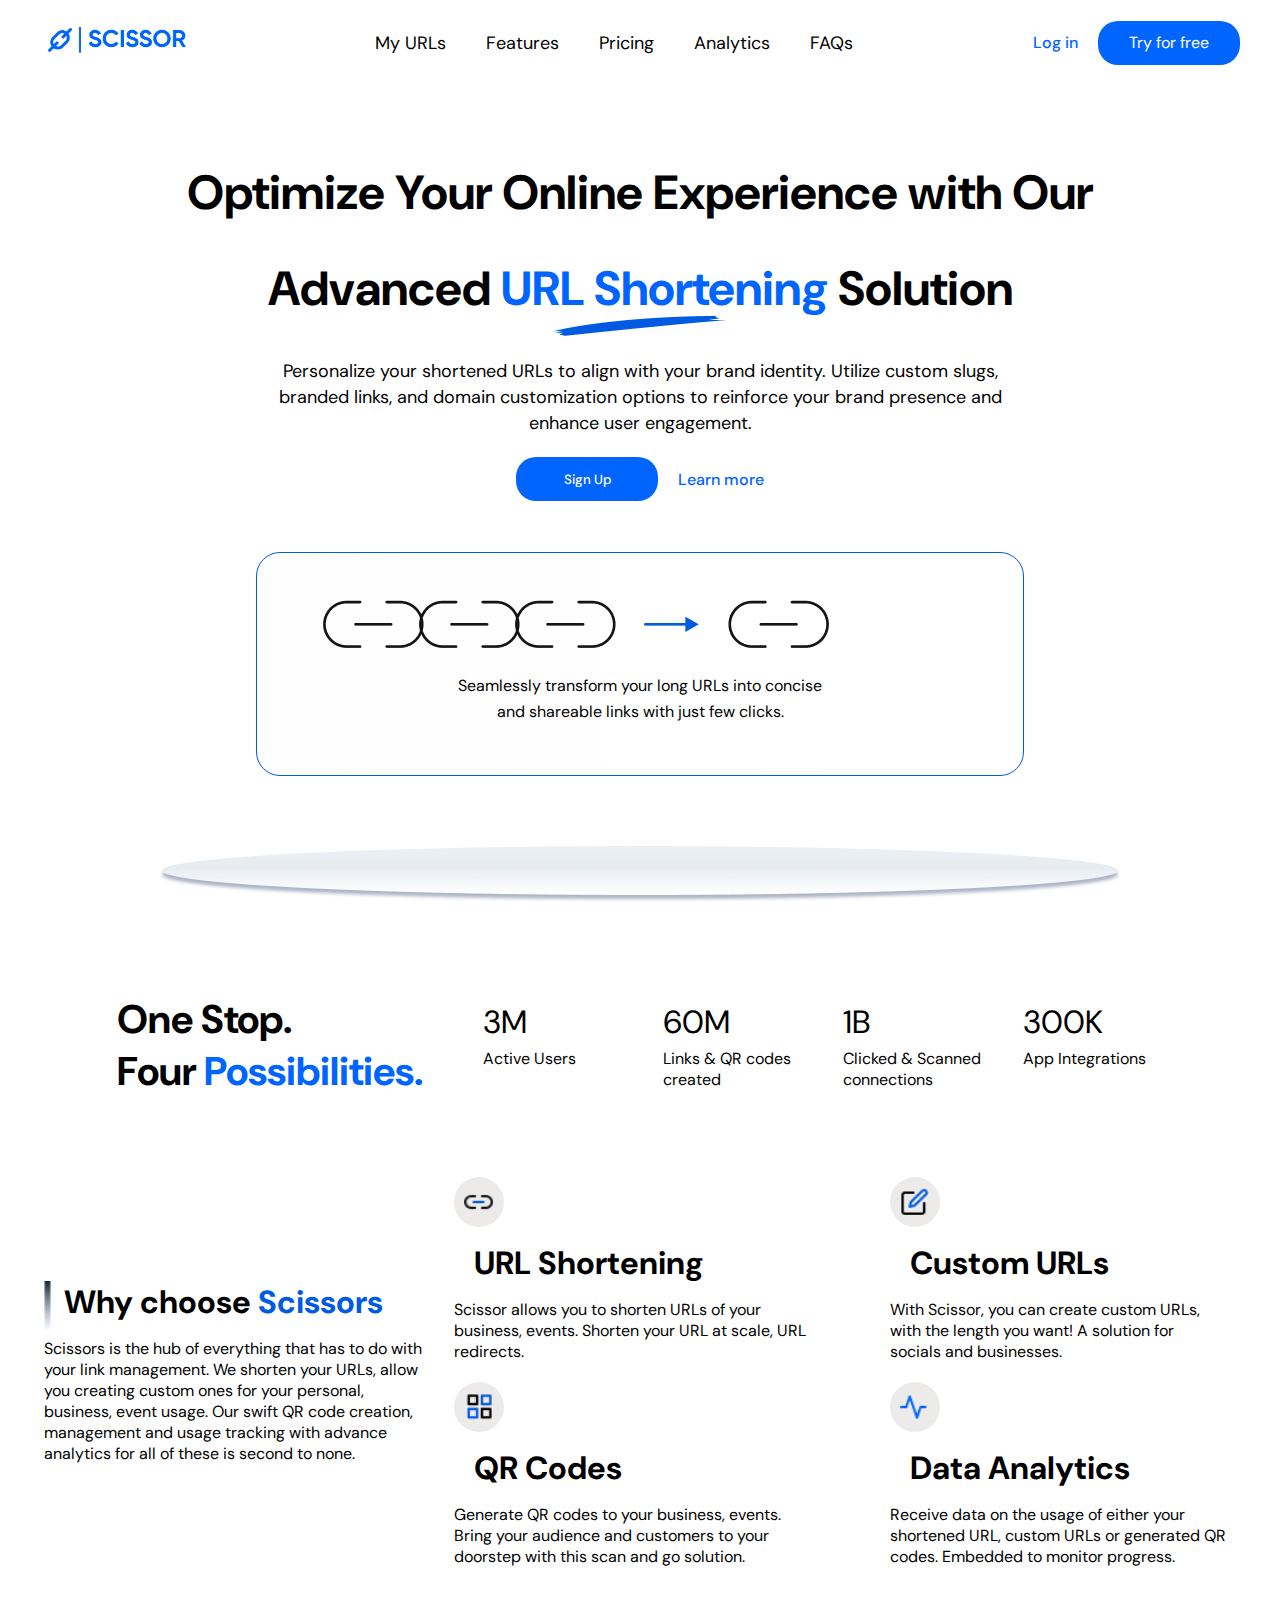
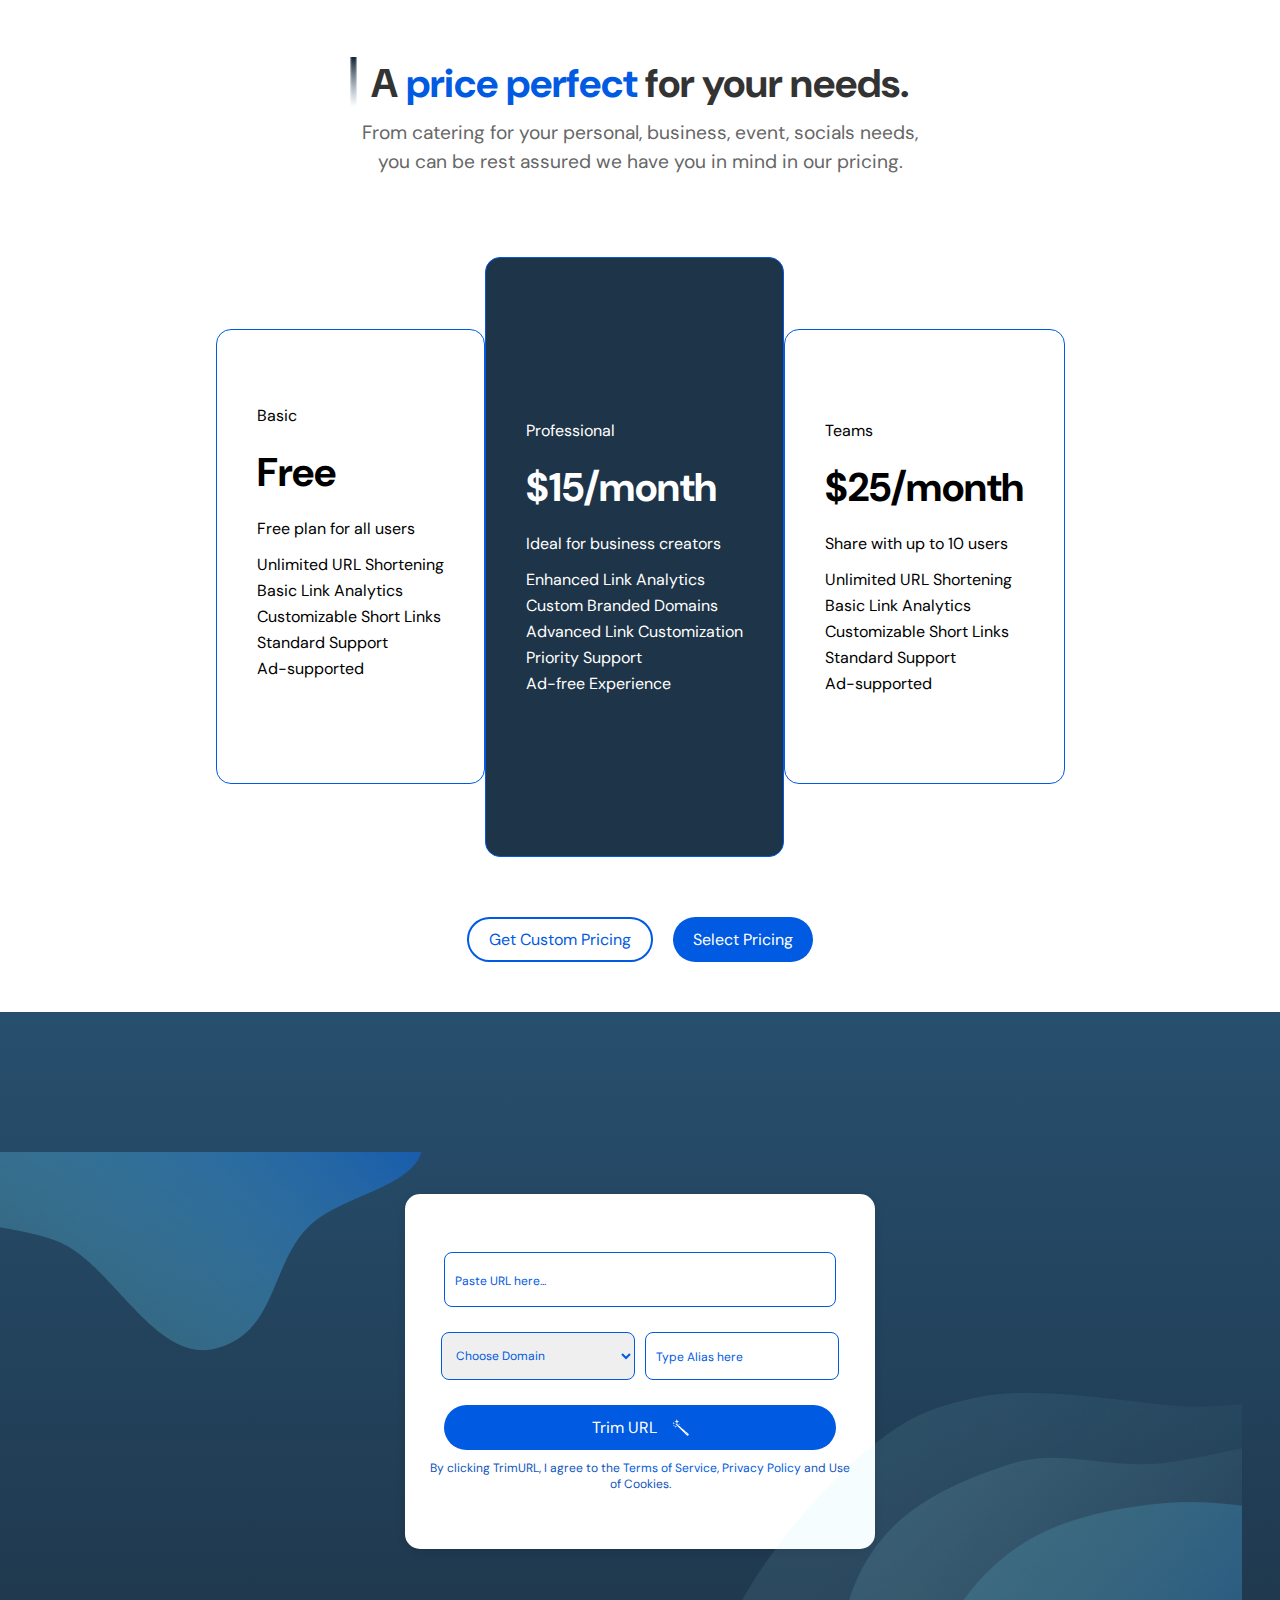
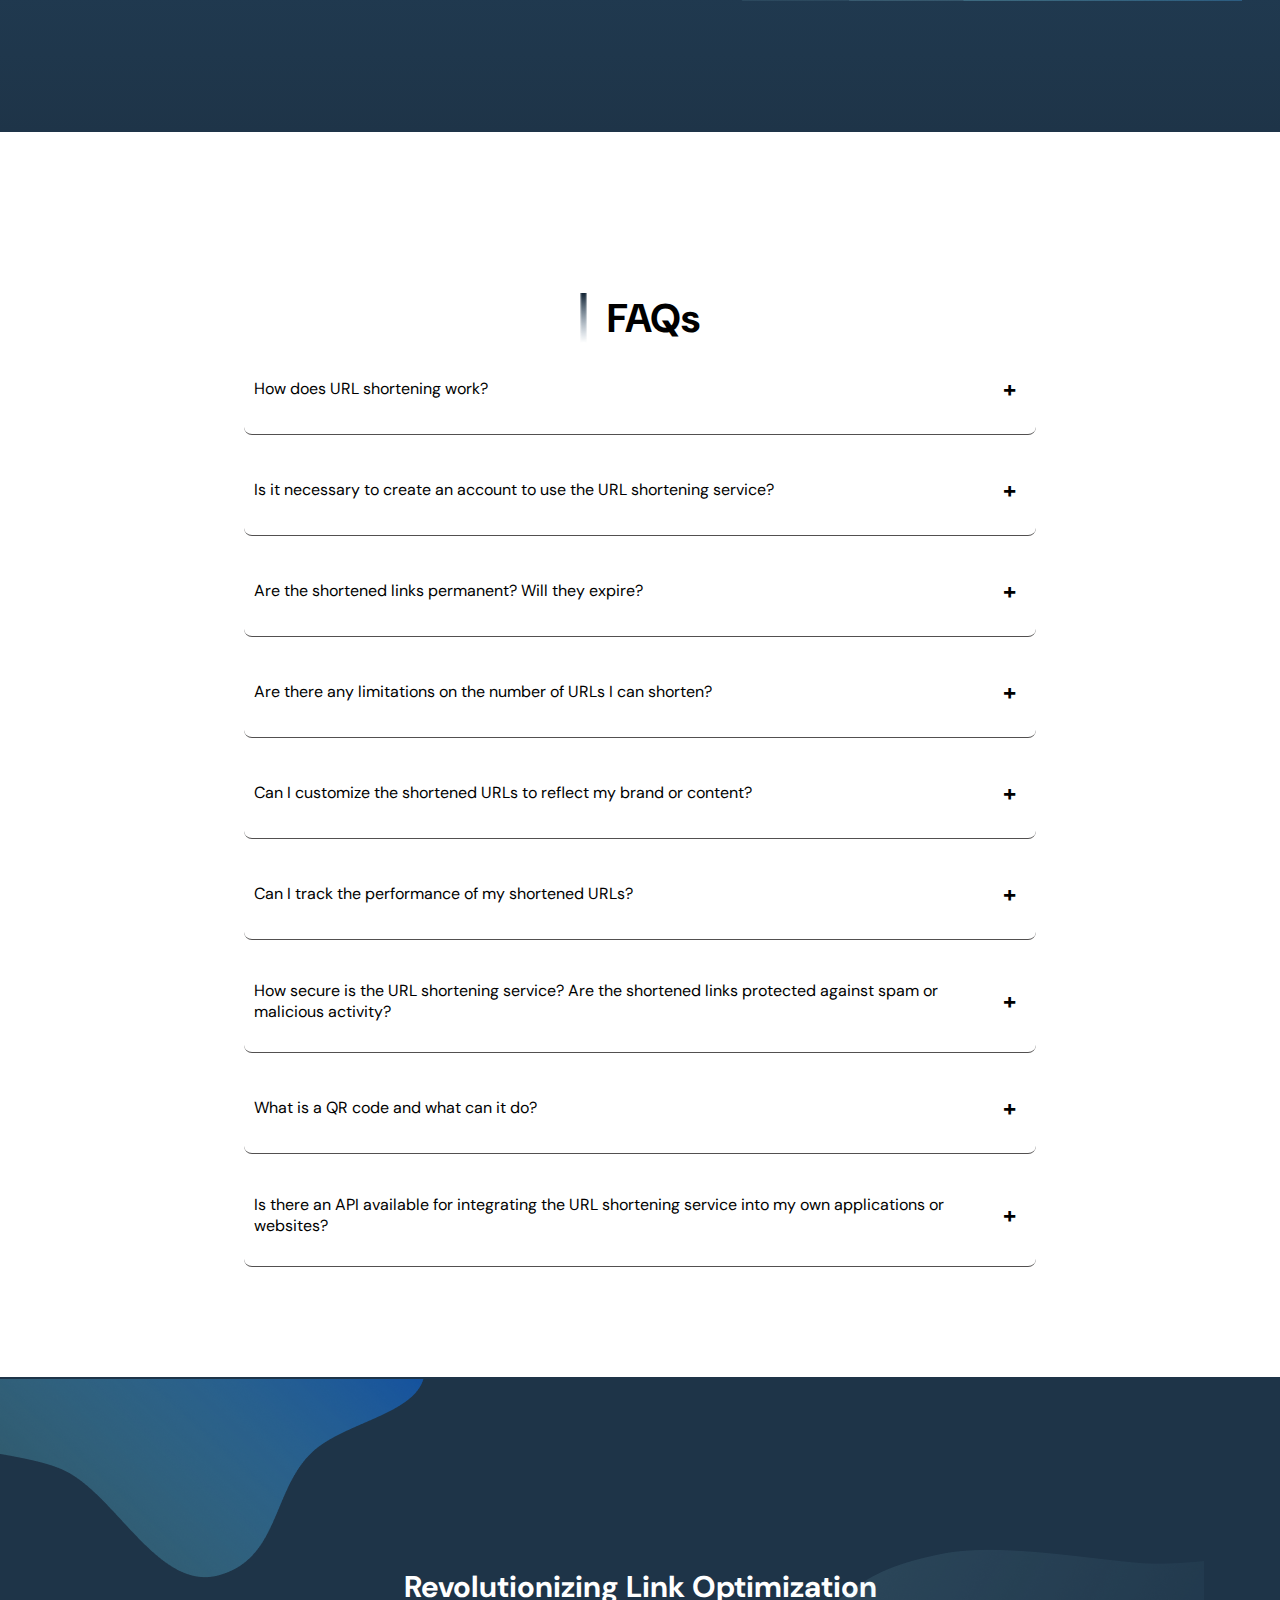
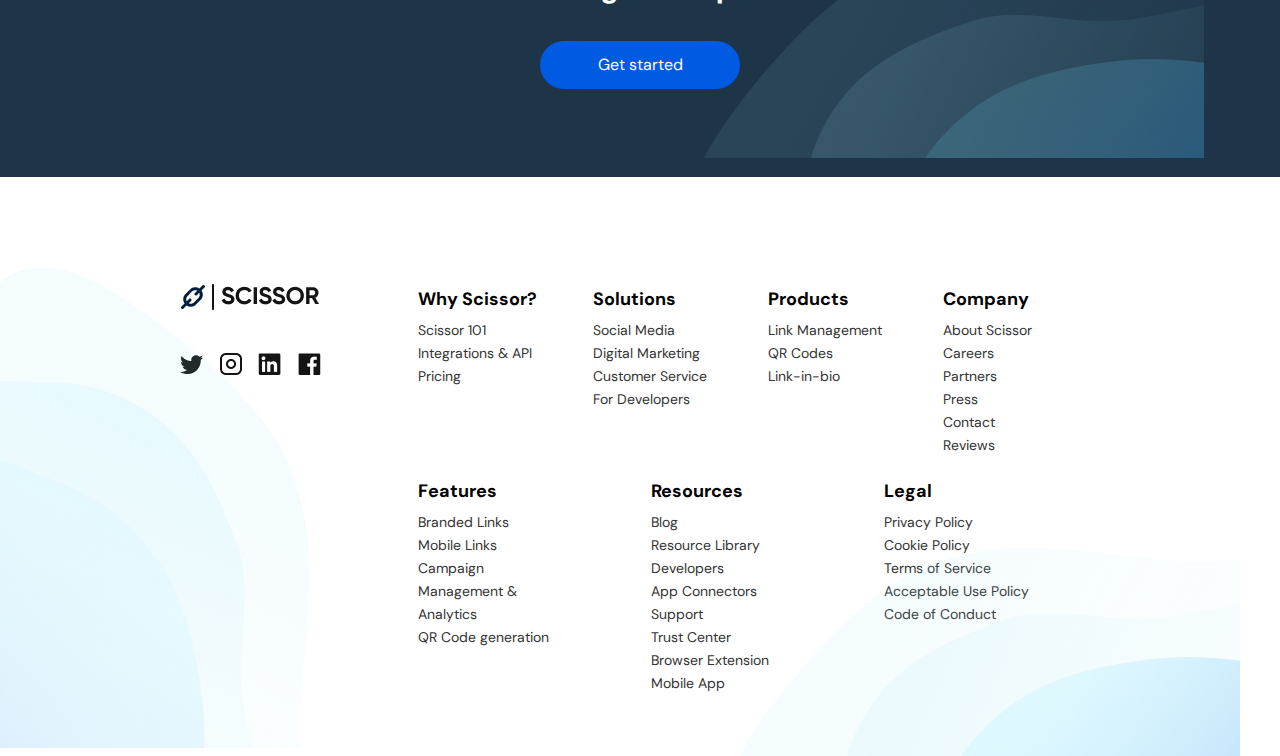
<file: first-semester/css/scissor/index.html>
<!DOCTYPE html>
<html lang="en">
<head>
    <meta charset="UTF-8">
    <meta name="viewport" content="width=device-width, initial-scale=1.0">
    <title>url shortener</title>
    <link rel="stylesheet" href="style.css">
    <script defer src="index.js"></script>
</head>
<body>
    <header>
        <div class="logo">
            <img src="Logo (2).png" alt="logo">
        </div>
        <nav>
            <a  href="#link1" id="link1" class="link">My URLs</a>
            <a  href="#link2" id="link2" class="link">Features</a>
            <a  href="#link3" id="link3" class="link">Pricing</a>
            <a  href="#link4" id="link4" class="link">Analytics</a>
            <a  href="#link5" id="link5" class="link">FAQs</a>
            <div id="link1" style="display: none;"></div>
            <div id="link2" style="display: none;"></div>
            <div id="link3" style="display: none;"></div>
            <div id="link4" style="display: none;"></div>
            <div id="link5" style="display: none;"></div>
        </nav>
        <div class="righty">
            <a href="">Log in</a>
            <button>Try for free</button>
        </div>
    </header>
    <main class="hero">
        <div class="hero-info">
            <h1> Optimize Your Online Experience with Our Advanced <span>URL Shortening</span> Solution</h1>
            <img src="Vector 3.png" alt="">
            <p>Personalize your shortened URLs to align with your brand identity. Utilize custom slugs, branded links, and domain customization options to reinforce your brand presence and enhance user engagement.</p>
            <div class="hero-signs">
                <button>Sign Up</button>
                <a href="">Learn more</a>
            </div>
            <div class="icons-vec">
                <div class="box">
                    <img src="Frame 1000001716.png" alt="">
                    <p>Seamlessly transform your long URLs into concise and shareable links with just few clicks.</p>
                </div>
            </div>
        </div>
    </main>
            <div class="eclipse">
                <img src="Ellipse 1.png" alt="">
            </div>
    <section class="possible">
            <h1>
                One Stop.
                <br>
                Four <span>Possibilities.</span>
            </h1>
            <div>
                <ul>
                    <li>3M</li>
                    <li>Active Users</li>
                </ul>
                <ul>
                    <li>60M</li>
                    <li>Links & QR codes created</li>
                </ul>
                <ul>
                    <li>1B</li>
                    <li>Clicked & Scanned connections</li>
                </ul>
                <ul>
                    <li>300K</li>
                    <li>App Integrations</li>
                </ul>
            </div>
    </section>
    <section class="main-cards">
        <div>
          
                <img class="line" src="Line 70.png" alt="">
              <h1>Why choose <span>Scissors</span></h1>

          
            <p>Scissors is the hub of everything that has to do with your link management. We shorten your URLs, allow you creating custom ones for your personal, business, event usage. Our swift QR code creation, management and usage tracking with advance analytics for all of these is second to none. </p>
        </div>
        <section class="usecards">
            <div>
                <button>
                <img src="link-2.png" alt="">

                </button>
                <h1>URL Shortening</h1>
                <p>Scissor allows you to shorten URLs of your business, events. Shorten your URL at scale, URL redirects.</p>
            </div>
            <div>
                <button>
                    <img src="edit.png" alt="">
                </button>
                <h1>Custom URLs</h1>
                <p>With Scissor, you can create custom URLs, with the length you want! A solution for socials and businesses.</p>
            </div>
            <div>
                <button>
                    <img src="grid.png" alt="">
                </button>
                <h1>QR Codes</h1>
                <p>Generate QR codes to your business, events. Bring your audience and customers to your doorstep with this scan and go solution.</p>
            </div>
            <div>
                <button>
                    <img src="activity.png" alt="">
                </button>
                <h1>Data Analytics</h1>
                <p>Receive data on the usage of either your shortened URL, custom URLs or generated QR codes. Embedded to monitor progress.</p>
            </div>
        </section>
    </section>
    <section class="pricing">
        <div class="pricing-header">
            <img class="line2" src="Line 70.png" alt="">
            <h1>
                A <span class="highlight">price perfect</span> for your needs.
            </h1>
            <p>From catering for your personal, business, event, socials needs,<br> you can be rest assured we have you in mind in our pricing.</p>
        </div>
      
        <section>
            <div>
                <p>Basic</p>
                <h1>Free</h1>
                <ul>
                    <p>Free plan for all users</p>
                    <li>Unlimited URL Shortening</li>
                    <li>Basic Link Analytics</li>
                    <li>Customizable Short Links</li>
                    <li>Standard Support</li>
                    <li>Ad-supported</li>
                </ul>
            </div>
            <div>
                <p>Professional</p>
                <h1>$15/month</h1>
                <ul>
                    <p>Ideal for business creators</p>
                    <li>Enhanced Link Analytics</li>
                    <li>Custom Branded Domains</li>
                    <li>Advanced Link Customization</li>
                    <li>Priority Support</li>
                    <li>Ad-free Experience</li>
                </ul>
            </div>
            <div>
                <p>Teams</p>
                <h1>$25/month</h1>
                <ul>
                    <p>Share with up to 10 users</p>
                    <li>Unlimited URL Shortening</li>
                    <li>Basic Link Analytics</li>
                    <li>Customizable Short Links</li>
                    <li>Standard Support</li>
                    <li>Ad-supported</li>
                </ul>
            </div>
        </section>
        <div class="pricing-buttons">
            <button class="custom-pricing">Get Custom Pricing</button>
            <button class="select-pricing">Select Pricing</button>
        </div>
    </section>

    <div class="gradient">
        <div>
            <div class="url-inputs">
                <input type="text" placeholder="Paste URL here..." class="url-input">
               <div class="choice">
                <select class="domain-select">
                    <option>Choose Domain</option>
                    <option>example.com</option>
                    <option>example.org</option>
                </select>
                <input type="text" placeholder="Type Alias here" class="alias-input">
               </div>
                <button class="trim-button">Trim URL
                    <img src="magic wand.png" alt="">
                </button>
                <p class="terms">
                    By clicking TrimURL, I agree to the <a href="#">Terms of Service</a>, <a href="#">Privacy Policy</a> and Use of Cookies.
                </p>
            </div>
        </div>
        <img class="vector1" src="Vector.png" alt="">
        <img class="groupo" src="Group 2.png" alt="">

    </div>
    
    <section class="faq-section">
        <div class="faq">
            <img class="line3" src="Line 70.png" alt="">
            <h2>FAQs</h2>
        </div>
        <div class="faq-item">
            <div class="faq-question" onclick="toggleAnswer(this)">
                <p> How does URL shortening work?</p>
                 <span class="plus-icon">+</span>
            </div>
            <div class="faq-answer">
                URL shortening works by taking a long URL and creating a shorter, condensed version that redirects to the original URL. When a user clicks on the shortened link, they are redirected to the intended destination.
            </div>
        </div>
        <div class="faq-item">
            <div class="faq-question" onclick="toggleAnswer(this)">
                <p>Is it necessary to create an account to use the URL shortening service?</p>
                <span class="plus-icon">+</span> 
            </div>
            <div class="faq-answer">
                No, you can use the URL shortening service without creating an account.
            </div>
        </div>
        <div class="faq-item">
            <div class="faq-question" onclick="toggleAnswer(this)">
                <p> Are the shortened links permanent? Will they expire?</p>
                <span class="plus-icon">+</span>
            </div>
            <div class="faq-answer">
                Shortened links may not be permanent and can expire based on the service provider's policies.
            </div>
        </div>
        <div class="faq-item">
            <div class="faq-question" onclick="toggleAnswer(this)">
                <p> Are there any limitations on the number of URLs I can shorten?</p>
                <span class="plus-icon">+</span>
            </div>
            <div class="faq-answer">
                Yes, some services may have limitations on the number of URLs you can shorten, especially for free accounts.
            </div>
        </div>
        <div class="faq-item">
            <div class="faq-question" onclick="toggleAnswer(this)">
                <p> Can I customize the shortened URLs to reflect my brand or content?</p>
                <span class="plus-icon">+</span>
            </div>
            <div class="faq-answer">
                Yes, many URL shortening services allow you to customize the shortened URLs.
            </div>
        </div>
        <div class="faq-item">
            <div class="faq-question" onclick="toggleAnswer(this)">
                <p> Can I track the performance of my shortened URLs?</p>
                <span class="plus-icon">+</span>
            </div>
            <div class="faq-answer">
                Yes, most URL shortening services provide analytics to track the performance of your shortened URLs.
            </div>
        </div>
        <div class="faq-item">
            <div class="faq-question" onclick="toggleAnswer(this)">
                <p>How secure is the URL shortening service? Are the shortened links protected against spam or malicious activity?</p>
                <span class="plus-icon">+</span> 
            </div>
            <div class="faq-answer">
                URL shortening services typically implement security measures, but it's important to use reputable services.
            </div>
        </div>
        <div class="faq-item">
            <div class="faq-question" onclick="toggleAnswer(this)">
                <p>What is a QR code and what can it do?</p>
                <span class="plus-icon">+</span> 
            </div>
            <div class="faq-answer">
                A QR code is a type of matrix barcode that can store URLs and other information, allowing for quick access via a smartphone camera.
            </div>
        </div>
        <div class="faq-item">
            <div class="faq-question" onclick="toggleAnswer(this)">
                <p>Is there an API available for integrating the URL shortening service into my own applications or websites?</p>
                <span class="plus-icon">+</span> 
            </div>
            <div class="faq-answer">
                Yes, many URL shortening services offer APIs for integration into applications and websites.
            </div>
        </div>
    </section>

<div class="get-started">
    <div>
        <h1>Revolutionizing Link Optimization</h1>
        <button>Get started</button>
    </div>
    <img class="vector" src="Vector.png" alt="">
    <img class="group" src="Group 2.png" alt="">

</div>
<footer>
    <div>
        <img src="Logo (4).png" alt="">
        <div class="media">
            <img src="i.fi-social-twitter.png" alt="">
            <img src="svg.feather.png" alt="">
            <img src="i.fi-social-linkedin.png" alt="">
            <img src="i.fi-social-facebook.png" alt="">

        </div>
    </div>

    <div class="footer-container">
        <div class="footer-section">
            <h3>Why Scissor?</h3>
            <ul>
                <li>Scissor 101</li>
                <li>Integrations & API</li>
                <li>Pricing</li>
            </ul>
        </div>
        <div class="footer-section">
            <h3>Solutions</h3>
            <ul>
                <li>Social Media</li>
                <li>Digital Marketing</li>
                <li>Customer Service</li>
                <li>For Developers</li>
            </ul>
        </div>
        <div class="footer-section">
            <h3>Products</h3>
            <ul>
                <li>Link Management</li>
                <li>QR Codes</li>
                <li>Link-in-bio</li>
            </ul>
        </div>
        <div class="footer-section">
            <h3>Company</h3>
            <ul>
                <li>About Scissor</li>
                <li>Careers</li>
                <li>Partners</li>
                <li>Press</li>
                <li>Contact</li>
                <li>Reviews</li>
            </ul>
        </div>
        <div class="footer-section">
            <h3>Features</h3>
            <ul>
                <li>Branded Links</li>
                <li>Mobile Links</li>
                <li>Campaign</li>
                <li>Management &</li>
                <li>Analytics</li>
                <li>QR Code generation</li>
            </ul>
        </div>
        <div class="footer-section">
            <h3>Resources</h3>
            <ul>
                <li>Blog</li>
                <li>Resource Library</li>
                <li>Developers</li>
                <li>App Connectors</li>
                <li>Support</li>
                <li>Trust Center</li>
                <li>Browser Extension</li>
                <li>Mobile App</li>
            </ul>
        </div>
        <div class="footer-section">
            <h3>Legal</h3>
            <ul>
                <li>Privacy Policy</li>
                <li>Cookie Policy</li>
                <li>Terms of Service</li>
                <li>Acceptable Use Policy</li>
                <li>Code of Conduct</li>
            </ul>
        </div>
    </div>
    <img class="group3" src="Group 3.png" alt="">
    <img class="group2" src="Group 2.png" alt="">
    
</footer>
<div>
   
</div>



      
            
</body>
</html>
</file>
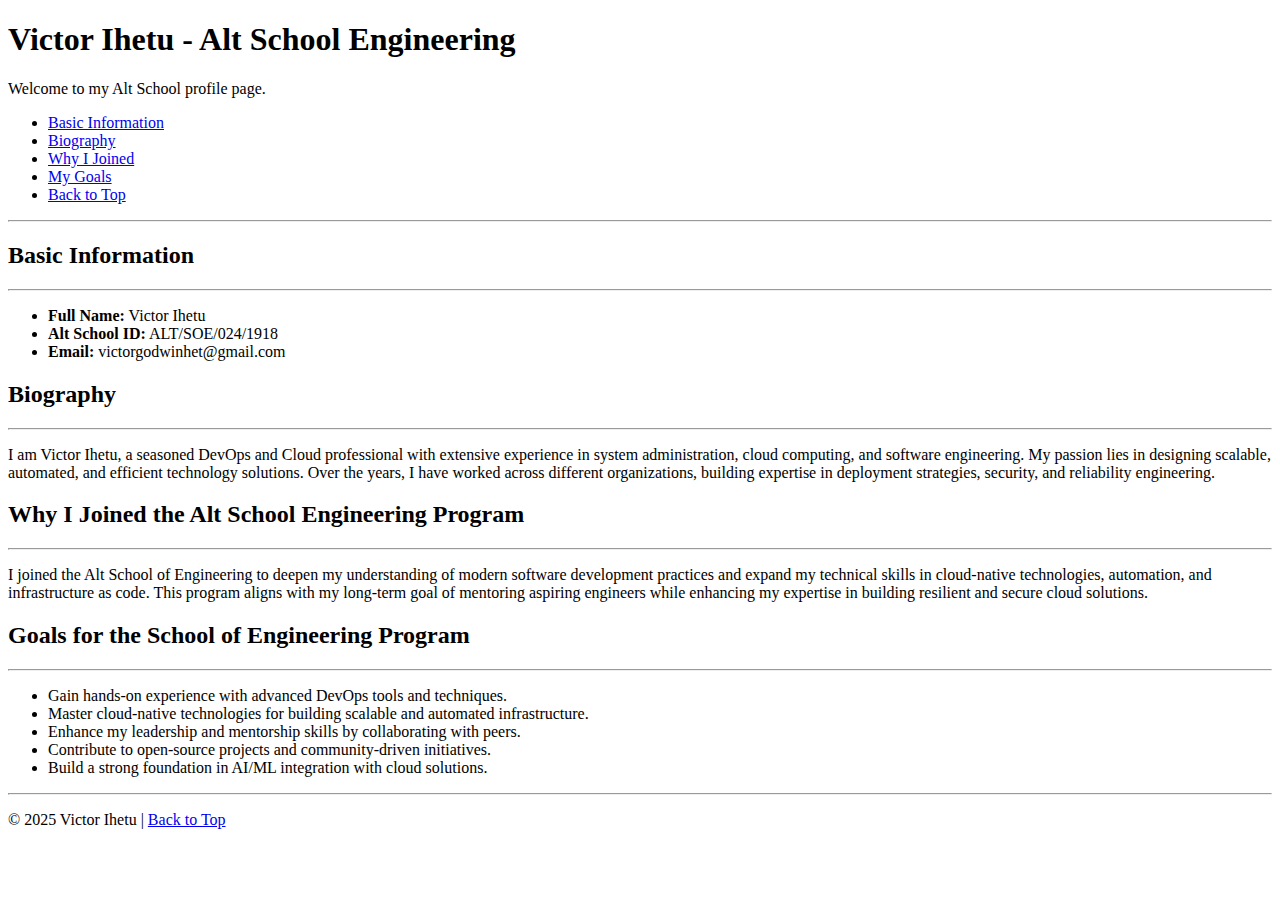
<file: first-semester/html/assignment1/index.html>
<!DOCTYPE html>
<html lang="en">
<head>
    <meta charset="UTF-8">
    <meta name="viewport" content="width=device-width, initial-scale=1.0">
    <title>Victor Ihetu - Alt School Engineering</title>
</head>
<body>

    <!-- Header Section -->
    <header>
        <h1 id="top">Victor Ihetu - Alt School Engineering</h1>
        <p>Welcome to my Alt School profile page.</p>
    </header>

    <!-- Navigation for Easy Scrolling -->
    <nav>
        <ul>
            <li><a href="#basic-info">Basic Information</a></li>
            <li><a href="#biography">Biography</a></li>
            <li><a href="#why-alt-school">Why I Joined</a></li>
            <li><a href="#goals">My Goals</a></li>
            <li><a href="#top">Back to Top</a></li>
        </ul>
        <hr>
    </nav>

    <!-- Main Content -->
    <main>
        
        <!-- Basic Information Section -->
        <section id="basic-info">
            <h2>Basic Information</h2>
            <hr>
            <ul>
                <li><strong>Full Name:</strong> Victor Ihetu</li>
                <li><strong>Alt School ID:</strong> ALT/SOE/024/1918</li>
                <li><strong>Email:</strong> victorgodwinhet@gmail.com</li>
            </ul>
        </section>

        <!-- Biography Section -->
        <section id="biography">
            <h2>Biography</h2>
            <hr>
            <article>
                <p>
                    I am Victor Ihetu, a seasoned DevOps and Cloud professional with extensive experience in 
                    system administration, cloud computing, and software engineering. My passion lies in 
                    designing scalable, automated, and efficient technology solutions. Over the years, 
                    I have worked across different organizations, building expertise in deployment strategies, 
                    security, and reliability engineering.
                </p>
            </article>
        </section>

        <!-- Why I Joined Alt School Section -->
        <section id="why-alt-school">
            <h2>Why I Joined the Alt School Engineering Program</h2>
            <hr>
            <article>
                <p>
                    I joined the Alt School of Engineering to deepen my understanding of modern software 
                    development practices and expand my technical skills in cloud-native technologies, automation, 
                    and infrastructure as code. This program aligns with my long-term goal of mentoring aspiring 
                    engineers while enhancing my expertise in building resilient and secure cloud solutions.
                </p>
            </article>
        </section>

        <!-- Goals Section -->
        <section id="goals">
            <h2>Goals for the School of Engineering Program</h2>
            <hr>
            <ul>
                <li>Gain hands-on experience with advanced DevOps tools and techniques.</li>
                <li>Master cloud-native technologies for building scalable and automated infrastructure.</li>
                <li>Enhance my leadership and mentorship skills by collaborating with peers.</li>
                <li>Contribute to open-source projects and community-driven initiatives.</li>
                <li>Build a strong foundation in AI/ML integration with cloud solutions.</li>
            </ul>
        </section>

    </main>

    <!-- Footer -->
    <footer>
        <hr>
        <p>&copy; 2025 Victor Ihetu | <a href="#top">Back to Top</a></p>
    </footer>

</body>
</html>
</file>
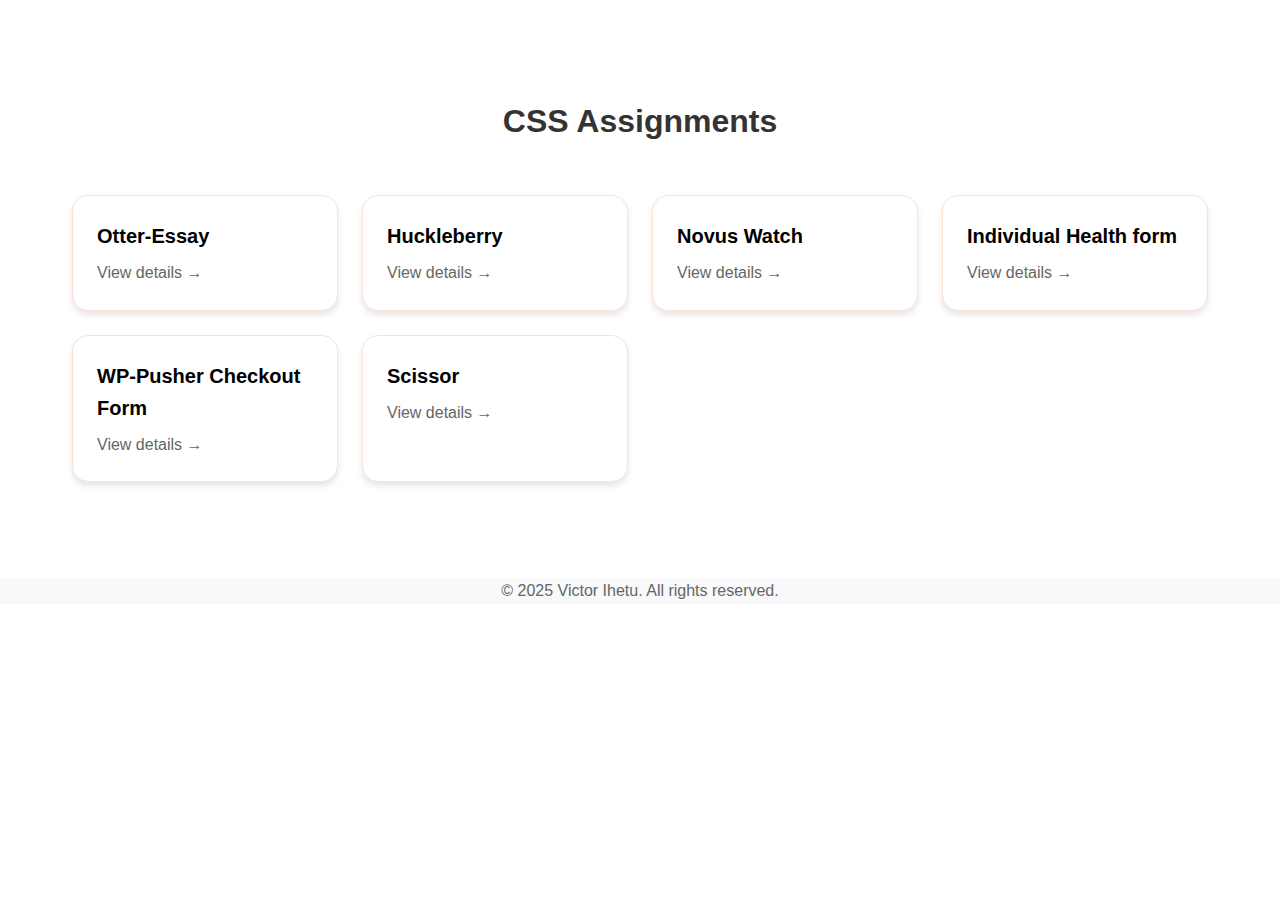
<file: first-semester/css/assignments.html>
<!DOCTYPE html>
<html lang="en">
<head>
    <meta charset="UTF-8">
    <meta name="viewport" content="width=device-width, initial-scale=1.0">
    <title>CSS Assignments</title>
    <style>
        * {
            margin: 0;
            padding: 0;
            box-sizing: border-box;
        }

        html {
            scroll-behavior: smooth;
        }

        body {
            font-family: 'Segoe UI', Tahoma, Geneva, Verdana, sans-serif;
            line-height: 1.6;
            color: #333;
        }

        .assignments {
            max-width: 1200px;
            margin: 4rem auto;
            padding: 2rem;
        }

        .assignments-title {
            text-align: center;
            font-size: 2rem;
            margin-bottom: 3rem;
        }

        .assignments-grid {
            display: grid;
            grid-template-columns: repeat(auto-fit, minmax(250px, 1fr));
            gap: 1.5rem;
        }

        .assignment-card {
            background: white;
            padding: 1.5rem;
            border-radius: 1rem;
            box-shadow: 0 4px 6px rgba(0,0,0,0.1);
            border: 1px solid #fee2d6;
            text-decoration: none;
            transition: all 0.3s ease;
        }

        .assignment-card:hover {
            transform: translateY(-5px);
            box-shadow: 0 10px 15px rgba(0,0,0,0.1);
            border-color: black;
        }

        .assignment-title {
            color: black;
            font-size: 1.25rem;
            margin-bottom: 0.5rem;
        }

        .assignment-link {
            color: #666;
        }

        .footer {
            text-align: center;
            background: #f8f9fa;
            color: #666;
        }

        @media (max-width: 768px) {
            .hero {
                grid-template-columns: 1fr;
                text-align: center;
                gap: 2rem;
            }

            .hero-content {
                margin: 0 auto;
            }

            .image-wrapper {
                max-width: 300px;
            }

            .assignments-grid {
                grid-template-columns: repeat(auto-fit, minmax(200px, 1fr));
            }
        }
    </style>
</head>
<body>
    <section id="assignments" class="assignments">
        <h2 class="assignments-title">CSS Assignments</h2>
        <div class="assignments-grid">
            <a href="./otter-essay/otter-essay.html" class="assignment-card">
                <h3 class="assignment-title">Otter-Essay</h3>
                <p class="assignment-link">View details →</p>
            </a>
            <a href="./huckleberry/huckleberry.html" class="assignment-card">
                <h3 class="assignment-title">Huckleberry</h3>
                <p class="assignment-link">View details →</p>
            </a>
            <a href="./novus/novus-watch.html" class="assignment-card">
                <h3 class="assignment-title">Novus Watch</h3>
                <p class="assignment-link">View details →</p>
            </a>
            <a href="./health/wellness-signup.html" class="assignment-card">
                <h3 class="assignment-title">Individual Health form</h3>
                <p class="assignment-link">View details →</p>
            </a>
            <a href="./wp-pusher/checkout-form.html" class="assignment-card">
                <h3 class="assignment-title">WP-Pusher Checkout Form</h3>
                <p class="assignment-link">View details →</p>
            </a>
            <a href="./scissor/index.html" class="assignment-card">
                <h3 class="assignment-title">Scissor</h3>
                <p class="assignment-link">View details →</p>
            </a>
        </div>
    </section>

    <footer class="footer">
        <p>© 2025 Victor Ihetu. All rights reserved.</p>
    </footer>
</body>
</html>
</file>
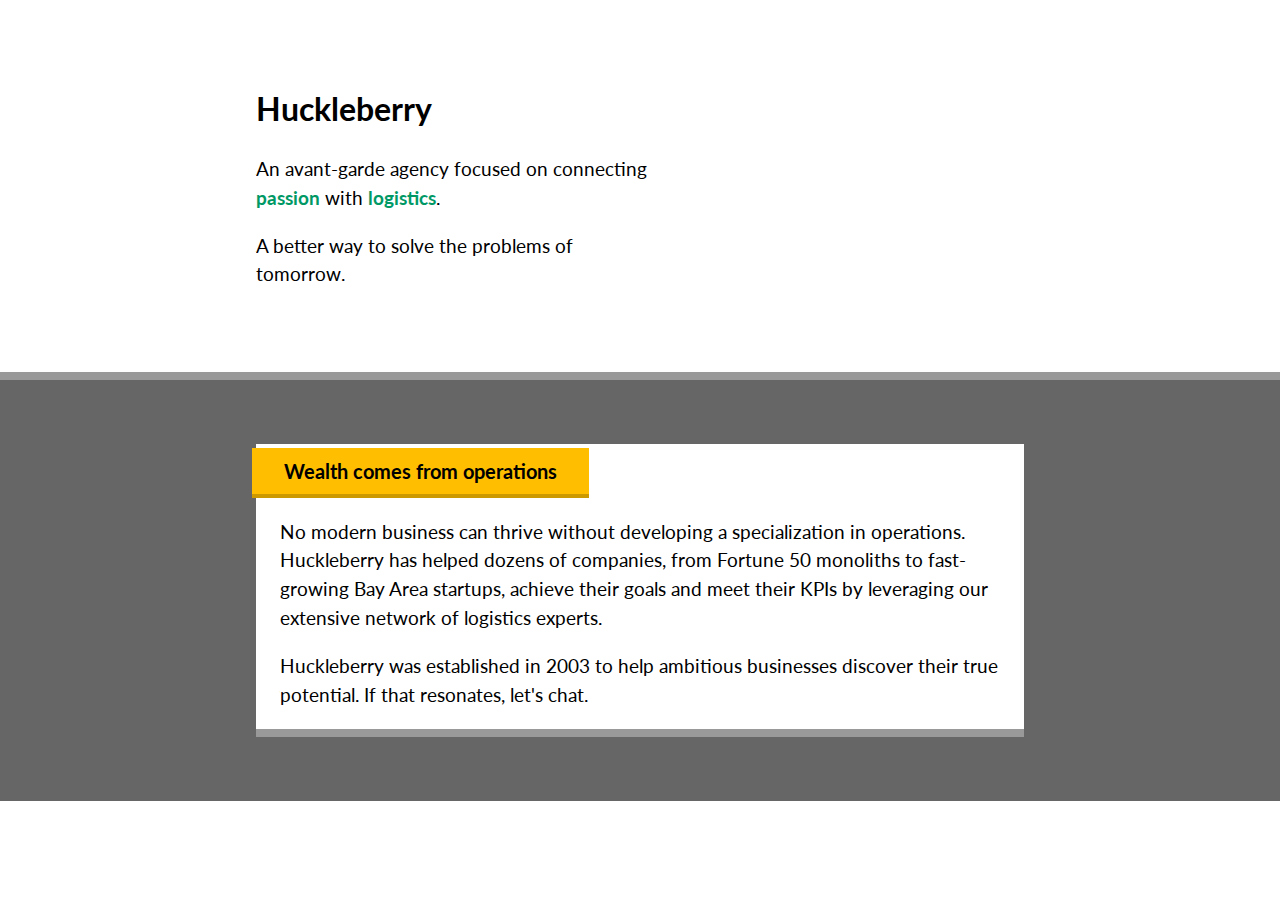
<file: first-semester/css/assignment2/form.html>
<html>
  <head>
    <title>Huckleberry</title>
    <meta name="viewport" content="width=device-width, initial-scale=1"/>
    <link rel="preconnect" href="https://fonts.gstatic.com"/>
    <link
      href="https://fonts.googleapis.com/css2?family=Lato:wght@400;900&display=swap"
      rel="stylesheet"
    />
    <style>
        * {
            box-sizing: border-box;
            font-family: "Lato", sans-serif;
            line-height: 1.5;
        }
        html,
        body {
            margin: 0;
            padding: 0;
        }
        header {
            padding: 64px 16px;
        }
        
        h1 {
            font-size: 2rem;
        }
        
        h2 {
            font-size: 1.25rem;
            margin: 0;
        }

        p {
            font-size: 1.2rem;
        }
        
        .intro-chunk {
            max-width: 400px;
        }
        
        .intro-chunk strong {
            color: hsl(160deg, 100%, 30%);
        }
        
        main {
            background-color: hsl(0deg, 0%, 40%);
            border-top: 8px solid hsl(0deg, 0%, 60%);
            padding: 64px 16px;
        }
        
        .max-width-wrapper {
            max-width: 768px;
            margin-left: auto;
            margin-right: auto;
        }
        
        .card {
            background-color: white;
            border-bottom: 8px solid hsl(0deg, 0%, 60%);
            padding-top: 4px;
            max-width: fit-content;
        }
        
        .card p {
            padding: 0 24px;
        }
        
        .indented-heading {
            background-color: hsl(45deg, 100%, 50%);
            border-bottom: 4px solid hsl(45deg, 100%, 40%);
            width: fit-content;
            padding: 8px 32px;
            margin-left: -4px;
        }
    </style>
  </head>
  <body>
    <header>
      <div class="max-width-wrapper">
        <div class="intro-chunk">
          <h1 class="title">Huckleberry</h1>

          <p>
            An avant-garde agency focused on connecting
            <strong>passion</strong> with
            <strong>logistics</strong>.
          </p>

          <p>
            A better way to solve the problems of
            tomorrow.
          </p>
        </div>
      </div>
    </header>
    <main>
      <section class="max-width-wrapper">
        <div class="card">
          <h2 class="indented-heading">
            Wealth comes from operations
          </h2>
          <p>
            No modern business can thrive without
            developing a specialization in
            operations. Huckleberry has
            helped dozens of companies, from
            Fortune 50 monoliths to fast-growing
            Bay Area startups, achieve their goals
            and meet their KPIs by leveraging our
            extensive network of logistics
            experts.
          </p>
          <p>
            Huckleberry was established
            in 2003 to help ambitious businesses
            discover their true potential. If that
            resonates, let's chat.
          </p>
        </div>
      </section>
    </main>
  </body>
</html>
</file>
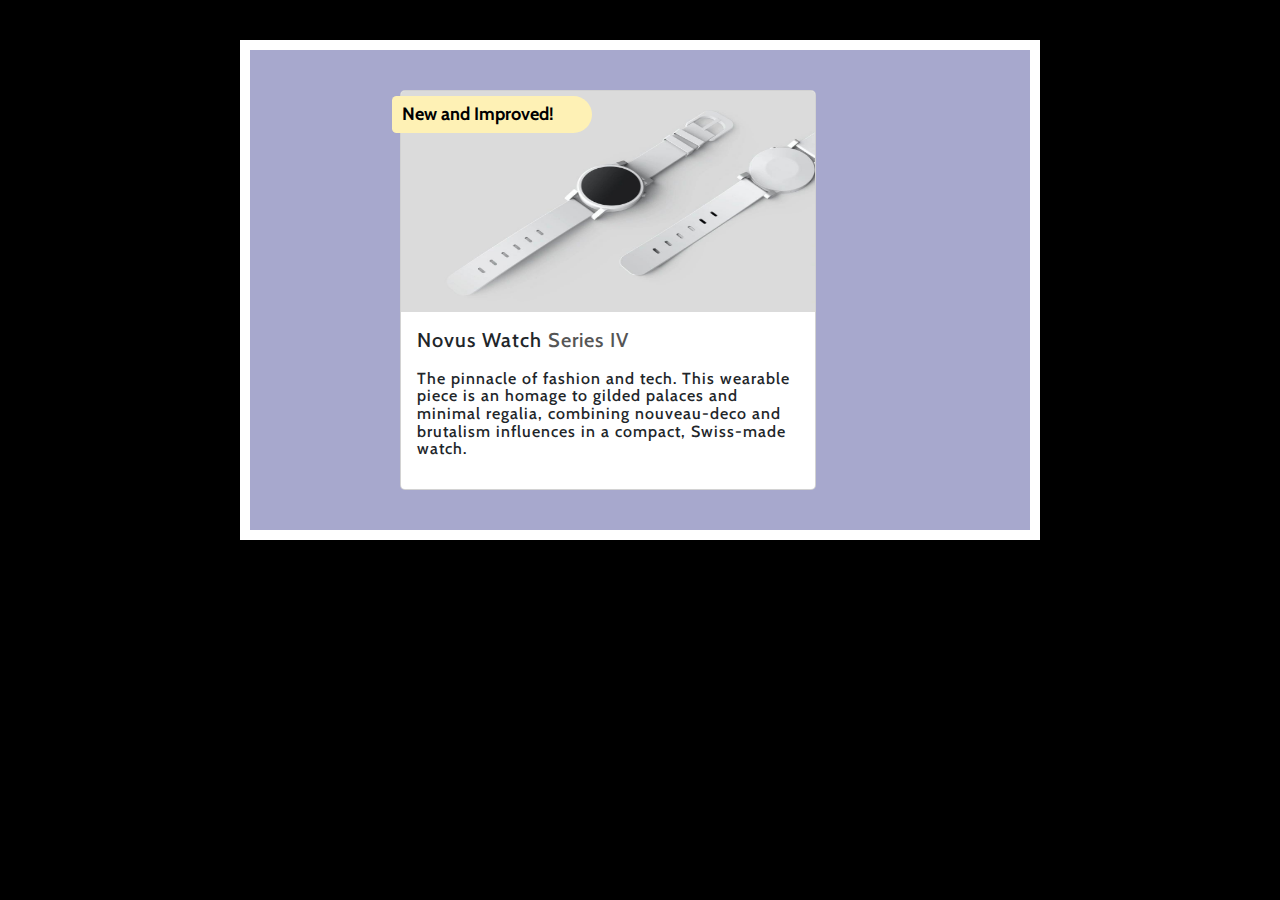
<file: first-semester/css/novus/novus-watch.html>
<!DOCTYPE html>
<html lang="en">
<head>
    <meta charset="UTF-8">
    <meta name="viewport" content="width=device-width, initial-scale=1.0">
    <title>Novus Watch</title>
    <link href="https://cdn.jsdelivr.net/npm/bootstrap@5.3.3/dist/css/bootstrap.min.css" rel="stylesheet" integrity="sha384-QWTKZyjpPEjISv5WaRU9OFeRpok6YctnYmDr5pNlyT2bRjXh0JMhjY6hW+ALEwIH" crossorigin="anonymous">
    <link rel="preconnect" href="https://fonts.googleapis.com">
    <link rel="preconnect" href="https://fonts.gstatic.com" crossorigin>
    <link href="https://fonts.googleapis.com/css2?family=Cabin:ital,wght@0,400..700;1,400..700&family=Lato:ital,wght@0,100;0,300;0,400;0,700;0,900;1,100;1,300;1,400;1,700;1,900&family=Roboto:ital,wght@0,100..900;1,100..900&display=swap" rel="stylesheet">
    <link href="./style.css" rel="stylesheet">
</head>
<body>
  <main class="main-body">
    <div class="card-label"> New and Improved!</div>
    <div class="card">
        <img src="../../../assets/novus.jpeg" class="img" alt="..."> 
        <div class="cardbody">
            <h5 class="card-title">Novus Watch <span> Series IV</span></h5>
            <h5 class="card-text">The pinnacle of fashion and tech. This wearable piece is an homage to gilded palaces and minimal regalia, combining nouveau-deco and brutalism influences in a compact, Swiss-made watch.</h5>
        </div>
    </div>
  </main>
</body>
</html>
</file>
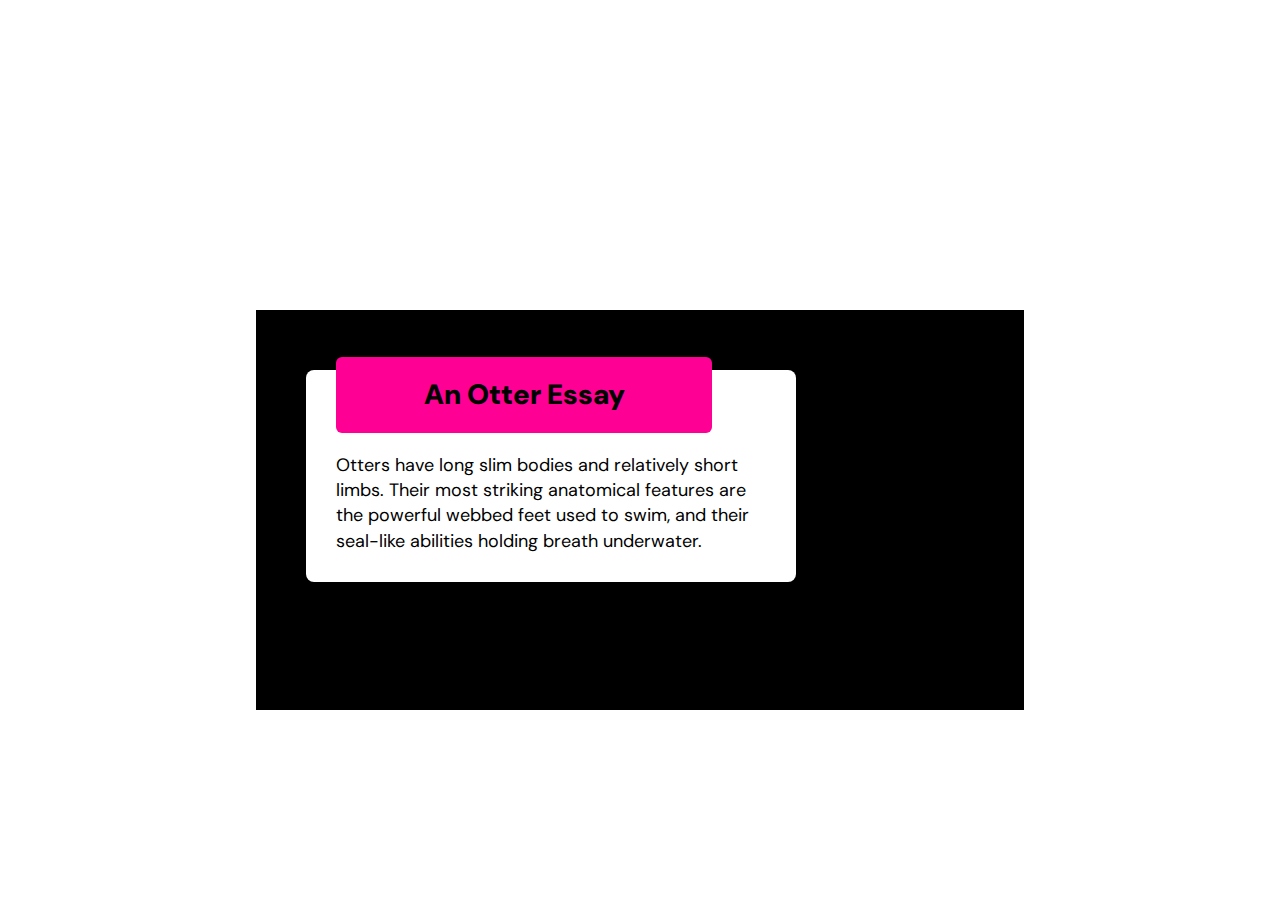
<file: first-semester/css/otter-essay/otter-essay.html>
<!DOCTYPE html>
<html lang="en">
<head>
  <meta charset="UTF-8">
  <meta name="viewport" content="width=device-width, initial-scale=1.0">
  <link rel="preconnect" href="https://fonts.googleapis.com">
  <link rel="preconnect" href="https://fonts.gstatic.com" crossorigin>
  <link href="https://fonts.googleapis.com/css2?family=DM+Sans:ital,opsz,wght@0,9..40,100..1000;1,9..40,100..1000&display=swap" rel="stylesheet">
  <style>
    * {
        font-family: "DM Sans", sans-serif;
    }
    html,
    body {
      background-color: white;
    }

    .outer-box {
      border: 10px solid white;
      border-bottom: 20px solid white;
      background-color: black;
      width: 768px;
      height: 400px;
      display: block;
      margin: auto auto;
      margin-top: 300px;
    }
    
    .container {
      position: relative;
      margin: 60px auto auto 50px;
      width: 70%;
      height: 47%;
    }
    
    .text-box {
      background-color: #fff;
      padding: 65px 30px 10px;
      width: 80%;
      border-radius: 8px;
      font-size: 18px;
      line-height: 1.4;
    }
    
    .essay {
      top: -13px;
      left: 30px;
      width: 70%;
      margin: 0 auto;
      position: absolute;
      background-color: rgb(255, 0, 149);
      border-radius: 6px;
      text-align: center;
    }
    
    .essay h3 {
      font-family: "DM Sans", sans-serif;
      font-optical-sizing: auto;
      font-weight: 900;
      font-style: normal;
      line-height: 20px;
      font-size: 28px;
    }
    
    @media (max-width: 1026px) {
      .outer-box, .container, .text-box, .essay{
        width: fit-content;
        height: fit-content
      }
    
      .container {
        padding-right: 4rem;
        padding-bottom: 4rem;
      }
    
      .essay {
        padding: 0 2rem;
      }
    }
    
    @media (max-width: 450px) {
      .outer-box {
        padding-bottom: 40px;
        padding-right: 40px;
      }
    
      .text-box {
      width: 270px;
      }
    }
  </style>
  <title>Document</title>
</head>
<body>
  <div class="outer-box">
    <div class="container">
      <div class="essay">
        <h3>An Otter Essay</h3>
      </div>
      <div class="text-box">
        <p>Otters have long slim bodies and relatively short limbs. Their most striking anatomical features are the powerful webbed feet used to swim, 
          and their seal-like abilities holding breath underwater.
        </p>
      </div>
    </div>
  </div>
</body>
</html>
</file>
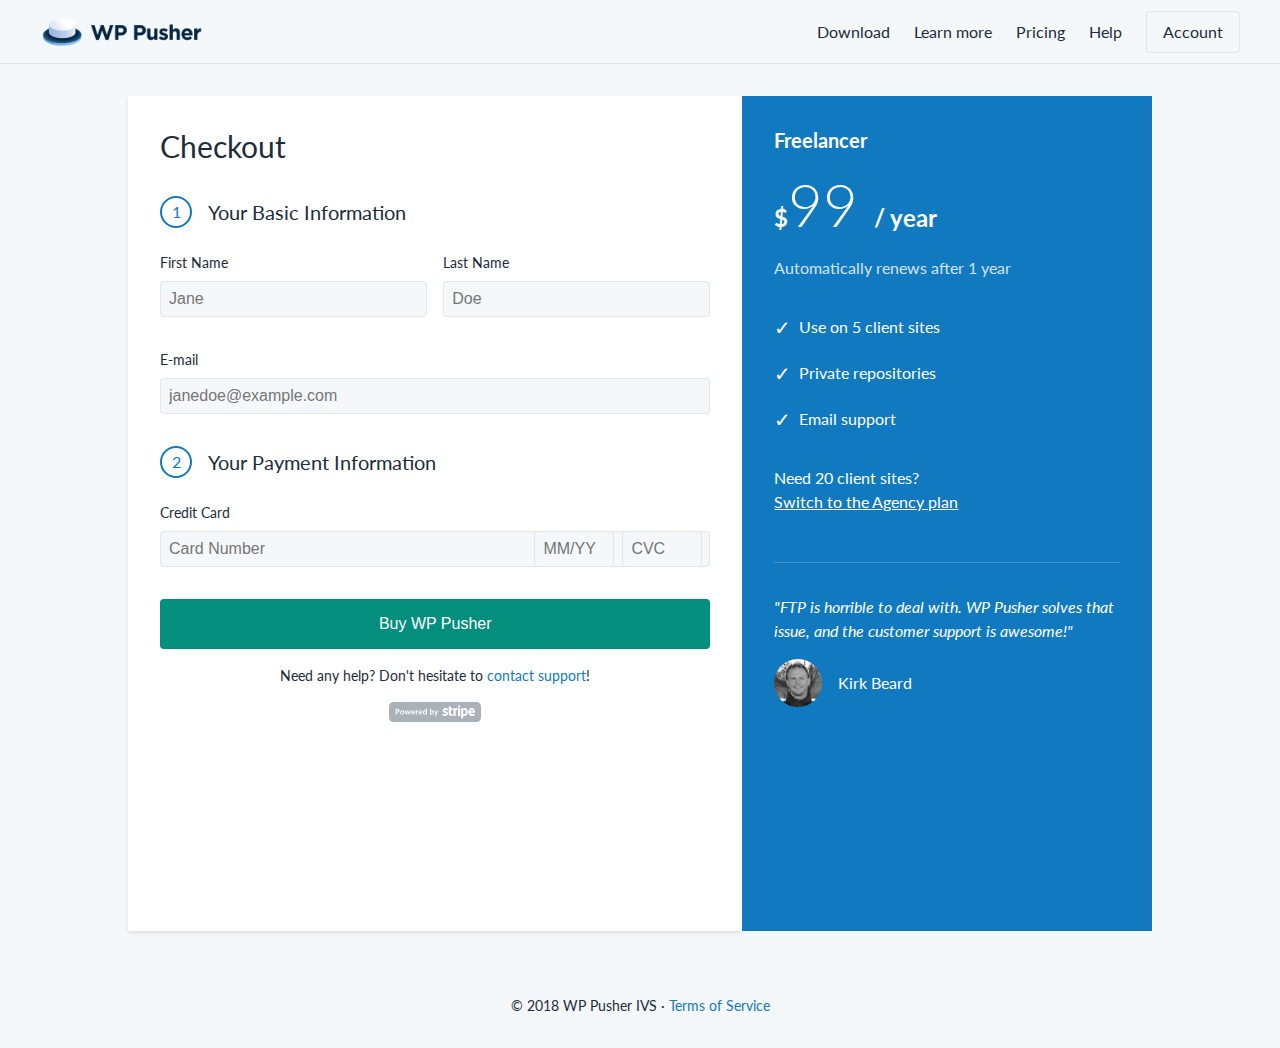
<file: first-semester/css/wp-pusher/checkout-form.html>
<!DOCTYPE html>
<html lang="en">
<head>
    <meta charset="UTF-8">
    <meta name="viewport" content="width=device-width, initial-scale=1.0">
    <title>WP Pusher Checkout</title>
    <link href="style.css" rel="stylesheet">
    <link rel="preconnect" href="https://fonts.googleapis.com">
    <link rel="preconnect" href="https://fonts.gstatic.com" crossorigin>
    <link href="https://fonts.googleapis.com/css2?family=Lato:ital,wght@0,100;0,300;0,400;0,700;0,900;1,100;1,300;1,400;1,700;1,900&family=Roboto:ital,wght@0,100..900;1,100..900&display=swap" rel="stylesheet">
</head>
<body>
    <header class="header">
        <div class="header-content">
            <a href="/" class="logo">
                <img src="../../../assets/wppusher-logo.png" alt="WP Pusher">
            </a>
            <nav class="nav">
                <a href="/download">Download</a>
                <a href="/learn">Learn more</a>
                <a href="/pricing">Pricing</a>
                <a href="/help">Help</a>
                <a href="/account" class="account-btn">Account</a>
            </nav>
        </div>
    </header>

    <main class="container">
        <div class="checkout-grid">
            <div class="checkout-form">
                <p class="checkout-title">Checkout</p>
                
                <form>
                    <div class="section">
                        <div class="section-header">
                            <div class="section-number">1</div>
                            <h2 class="section-title">Your Basic Information</h2>
                        </div>
                        
                        <div class="form-row">
                            <div class="form-group">
                                <label class="form-label" for="first-name">First Name</label>
                                <input type="text" id="first-name" class="form-input" placeholder="Jane">
                            </div>
                            <div class="form-group">
                                <label class="form-label" for="last-name">Last Name</label>
                                <input type="text" id="last-name" class="form-input" placeholder="Doe">
                            </div>
                        </div>
                        
                        <div class="form-group">
                            <label class="form-label" for="email">E-mail</label>
                            <input type="email" id="email" class="form-input" placeholder="janedoe@example.com">
                        </div>
                    </div>

                    <div class="section">
                        <div class="section-header">
                            <div class="section-number">2</div>
                            <h2 class="section-title">Your Payment Information</h2>
                        </div>
                        
                        <div class="form-group">
                            <label class="form-label" for="card-number">Credit Card</label>
                            <div class="card-input-group">
                                <input type="text" id="card-number" class="form-input" placeholder="Card Number">
                                <div class="card-extra-inputs">
                                    <input type="text" class="form-input" placeholder="MM/YY">
                                    <input type="text" class="form-input" placeholder="CVC">
                                </div>
                            </div>
                        </div>
                    </div>

                    <button type="submit" class="submit-btn">Buy WP Pusher</button>
                    
                    <p class="help-text">
                        Need any help? Don't hesitate to <a href="/contact">contact support</a>!
                    </p>
                    
                    <div class="stripe-badge">
                        <img src="../../../assets/poweredbystripe.svg" alt="Powered by Stripe">
                    </div>
                </form>
            </div>

            <div class="pricing-sidebar">
                <p class="plan-name">Freelancer</p>
                <div class="plan-price">
                    <span class="dollar-sign">$</span>99
                    <span class="per-year">/ year</span>
                </div>
                <p class="plan-period">Automatically renews after 1 year</p>

                <ul class="features-list">
                    <li>Use on 5 client sites</li>
                    <li>Private repositories</li>
                    <li>Email support</li>
                </ul>

                <div class="plan-upgrade">
                    <p>Need 20 client sites?</p>
                    <a href="/agency">Switch to the Agency plan</a>
                </div>

                <div class="testimonial">
                    <p class="testimonial-text">
                        "FTP is horrible to deal with. WP Pusher solves that issue, and the customer support is awesome!"
                    </p>
                    <div class="testimonial-author">
                        <img src="../../../assets/kirkbeard.jpg" alt="Kirk Beard">
                        <span>Kirk Beard</span>
                    </div>
                </div>
            </div>
        </div>
    </main>

    <footer class="footer">
        <p>© 2018 WP Pusher IVS · <a href="/terms">Terms of Service</a></p>
    </footer>
</body>
</html>
</file>
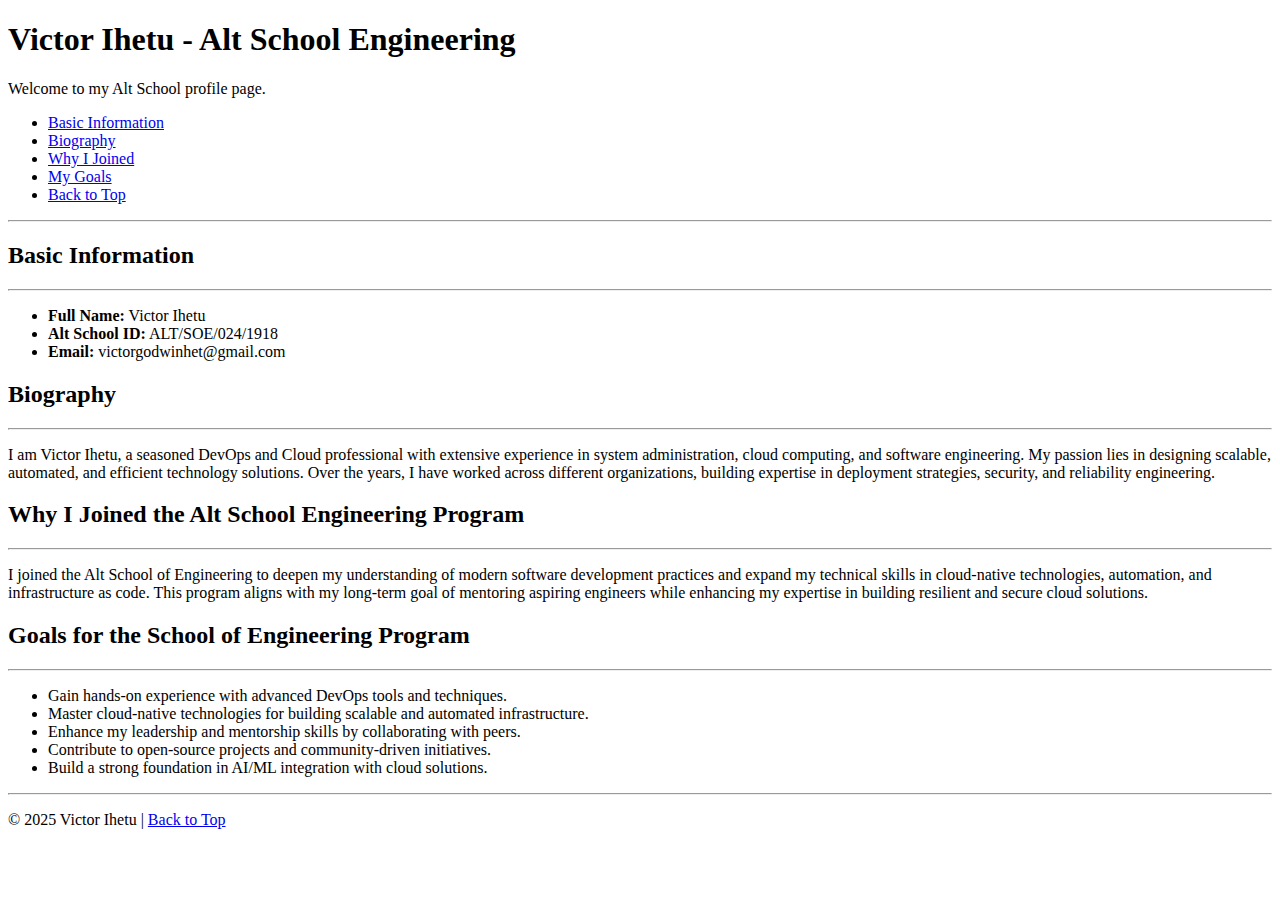
<file: first-semester/html/assignment1/bio.html>
<!DOCTYPE html>
<html lang="en">
<head>
    <meta charset="UTF-8">
    <meta name="viewport" content="width=device-width, initial-scale=1.0">
    <title>Victor Ihetu - Alt School Engineering</title>
</head>
<body>

    <!-- Header Section -->
    <header>
        <h1 id="top">Victor Ihetu - Alt School Engineering</h1>
        <p>Welcome to my Alt School profile page.</p>
    </header>

    <!-- Navigation for Easy Scrolling -->
    <nav>
        <ul>
            <li><a href="#basic-info">Basic Information</a></li>
            <li><a href="#biography">Biography</a></li>
            <li><a href="#why-alt-school">Why I Joined</a></li>
            <li><a href="#goals">My Goals</a></li>
            <li><a href="#top">Back to Top</a></li>
        </ul>
        <hr>
    </nav>

    <!-- Main Content -->
    <main>
        
        <!-- Basic Information Section -->
        <section id="basic-info">
            <h2>Basic Information</h2>
            <hr>
            <ul>
                <li><strong>Full Name:</strong> Victor Ihetu</li>
                <li><strong>Alt School ID:</strong> ALT/SOE/024/1918</li>
                <li><strong>Email:</strong> victorgodwinhet@gmail.com</li>
            </ul>
        </section>

        <!-- Biography Section -->
        <section id="biography">
            <h2>Biography</h2>
            <hr>
            <article>
                <p>
                    I am Victor Ihetu, a seasoned DevOps and Cloud professional with extensive experience in 
                    system administration, cloud computing, and software engineering. My passion lies in 
                    designing scalable, automated, and efficient technology solutions. Over the years, 
                    I have worked across different organizations, building expertise in deployment strategies, 
                    security, and reliability engineering.
                </p>
            </article>
        </section>

        <!-- Why I Joined Alt School Section -->
        <section id="why-alt-school">
            <h2>Why I Joined the Alt School Engineering Program</h2>
            <hr>
            <article>
                <p>
                    I joined the Alt School of Engineering to deepen my understanding of modern software 
                    development practices and expand my technical skills in cloud-native technologies, automation, 
                    and infrastructure as code. This program aligns with my long-term goal of mentoring aspiring 
                    engineers while enhancing my expertise in building resilient and secure cloud solutions.
                </p>
            </article>
        </section>

        <!-- Goals Section -->
        <section id="goals">
            <h2>Goals for the School of Engineering Program</h2>
            <hr>
            <ul>
                <li>Gain hands-on experience with advanced DevOps tools and techniques.</li>
                <li>Master cloud-native technologies for building scalable and automated infrastructure.</li>
                <li>Enhance my leadership and mentorship skills by collaborating with peers.</li>
                <li>Contribute to open-source projects and community-driven initiatives.</li>
                <li>Build a strong foundation in AI/ML integration with cloud solutions.</li>
            </ul>
        </section>

    </main>

    <!-- Footer -->
    <footer>
        <hr>
        <p>&copy; 2025 Victor Ihetu | <a href="#top">Back to Top</a></p>
    </footer>

</body>
</html>
</file>
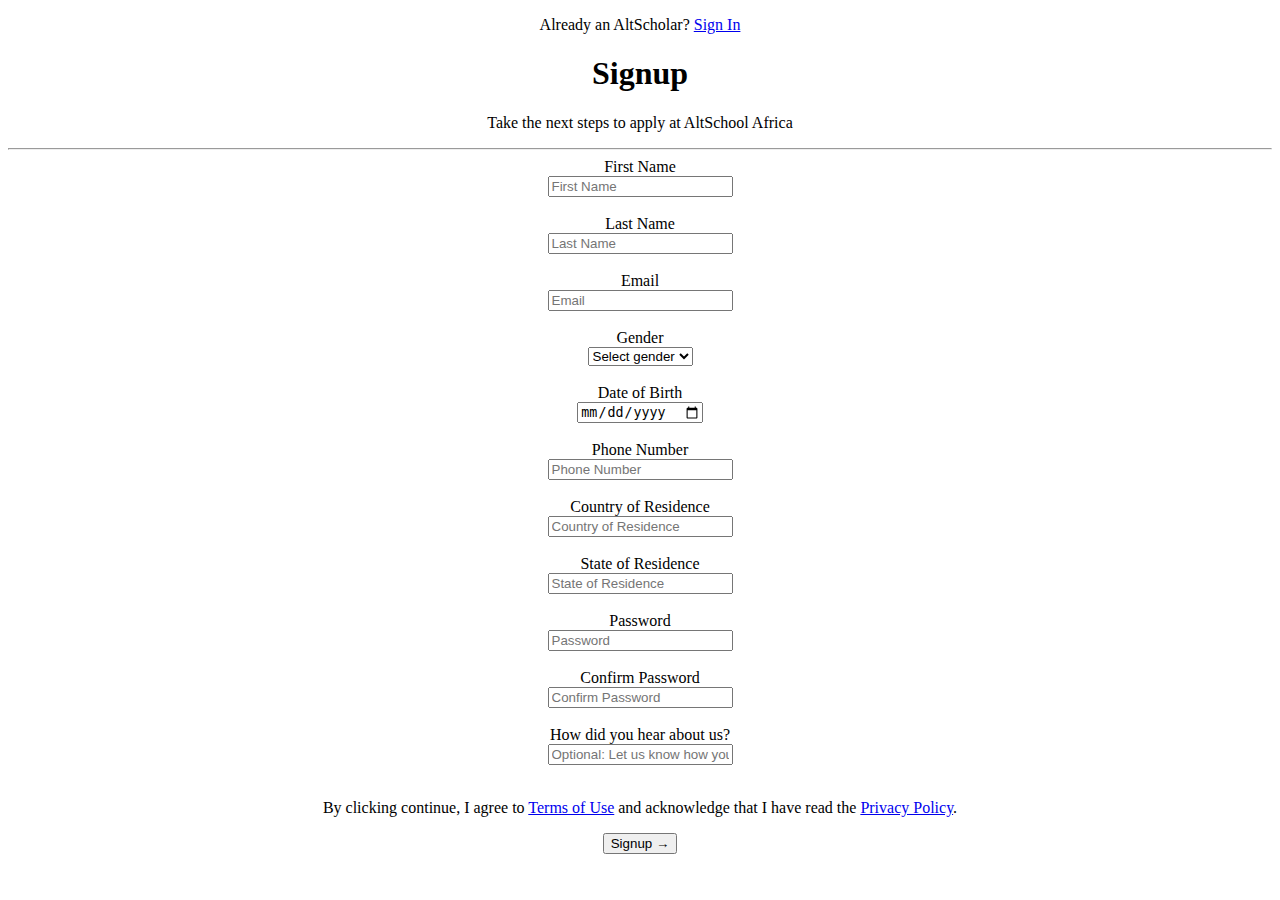
<file: first-semester/html/assignment1/form.html>
<!DOCTYPE html>
<html lang="en">
<head>
    <meta charset="UTF-8">
    <meta name="viewport" content="width=device-width, initial-scale=1.0">
    <title>Alt School Signup Form</title>
</head>
<body>

    <!-- Centering the Form (Using Only HTML) -->
    <div align="center">
        <!-- Signup Header -->
        <header>
            <p>Already an AltScholar? <a href="#">Sign In</a></p>
            <h1>Signup</h1>
            <p>Take the next steps to apply at AltSchool Africa</p>
            <hr>
        </header>

        <!-- Signup Form -->
        <form action="#" method="POST">
            
            <!-- Personal Information -->
            <label for="first-name">First Name</label><br>
            <input type="text" id="first-name" name="first_name" placeholder="First Name" required><br><br>

            <label for="last-name">Last Name</label><br>
            <input type="text" id="last-name" name="last_name" placeholder="Last Name" required><br><br>

            <label for="email">Email</label><br>
            <input type="email" id="email" name="email" placeholder="Email" required><br><br>

            <label for="gender">Gender</label><br>
            <select id="gender" name="gender" required>
                <option value="" disabled selected>Select gender</option>
                <option value="male">Male</option>
                <option value="female">Female</option>
                <option value="other">Other</option>
            </select><br><br>

            <label for="dob">Date of Birth</label><br>
            <input type="date" id="dob" name="dob" required><br><br>

            <!-- Address Information -->
            <label for="phone">Phone Number</label><br>
            <input type="tel" id="phone" name="phone" placeholder="Phone Number" required><br><br>

            <label for="country">Country of Residence</label><br>
            <input type="text" id="country" name="country" placeholder="Country of Residence" required><br><br>

            <label for="state">State of Residence</label><br>
            <input type="text" id="state" name="state" placeholder="State of Residence" required><br><br>

            <!-- Security Information -->
            <label for="password">Password</label><br>
            <input type="password" id="password" name="password" placeholder="Password" required><br><br>

            <label for="confirm-password">Confirm Password</label><br>
            <input type="password" id="confirm-password" name="confirm_password" placeholder="Confirm Password" required><br><br>


            <!-- How did you hear about us? -->
            <label for="referral">How did you hear about us?</label><br>
            <input type="text" id="referral" name="referral" placeholder="Optional: Let us know how you found us"><br><br>

            <p>
                By clicking continue, I agree to 
                <a href="#">Terms of Use</a> and acknowledge that I have read the 
                <a href="#">Privacy Policy</a>.
            </p>

            <button type="submit">Signup →</button>

        </form>
    </div>

</body>
</html>
</file>
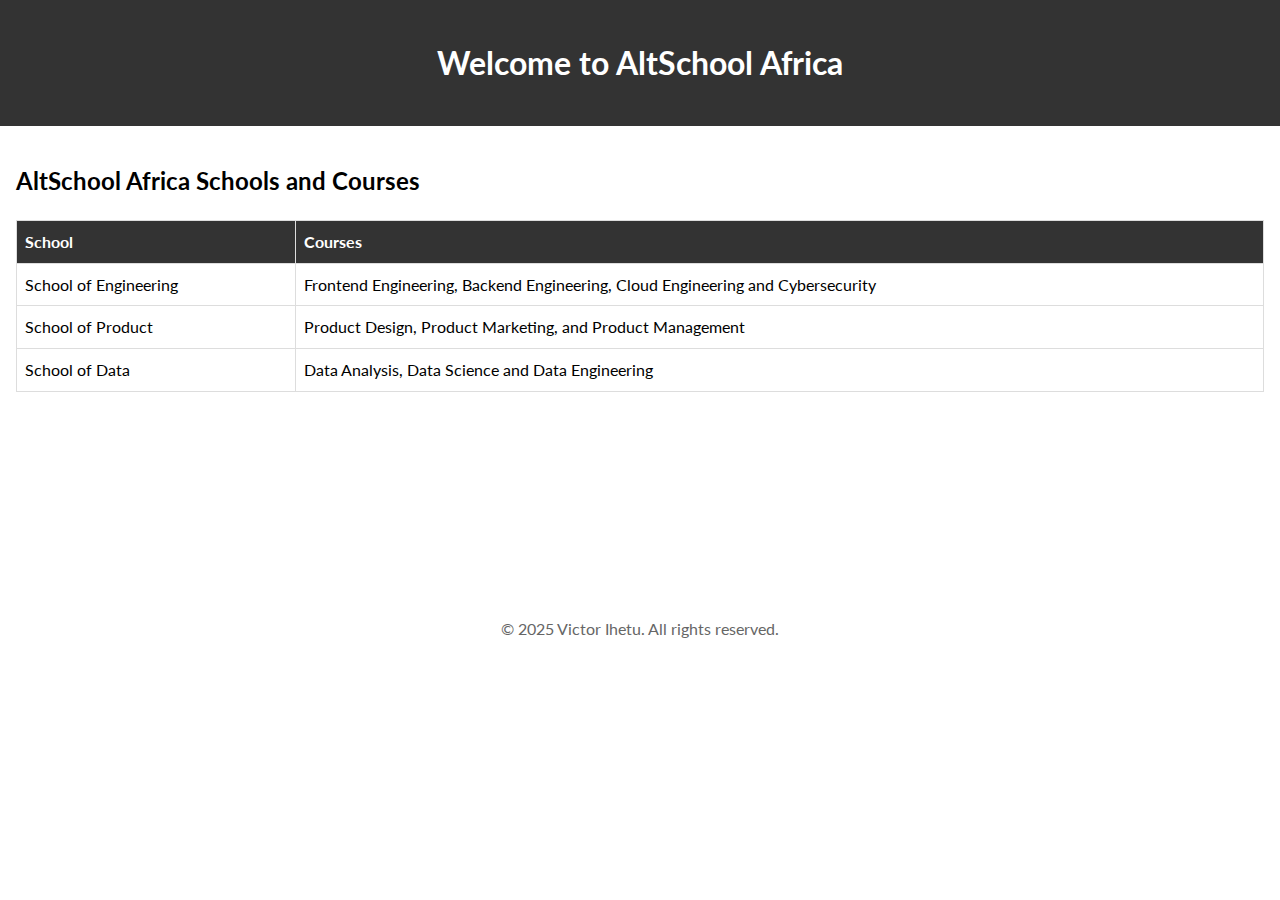
<file: first-semester/html/assignment2/table.html>
<!DOCTYPE html>
<html lang="en">
<head>
    <meta charset="UTF-8">
    <meta name="viewport" content="width=device-width, initial-scale=1.0">
    <link rel="preconnect" href="https://fonts.googleapis.com">
    <link rel="preconnect" href="https://fonts.gstatic.com" crossorigin>
    <link href="https://fonts.googleapis.com/css2?family=Lato:ital,wght@0,100;0,300;0,400;0,700;0,900;1,100;1,300;1,400;1,700;1,900&family=Roboto:ital,wght@0,100..900;1,100..900&display=swap" rel="stylesheet">
    <title>AltSchool Africa Courses</title>
    <style>
        body {
            font-family: 'Lato', sans-serif;
            line-height: 1.6;
            margin: 0;
            padding: 0;
        }

        header {
            background-color: #333;
            color: white;
            padding: 1rem;
            text-align: center;
        }
    
        .container {
            padding: 1rem;
        }
    
        table, td, th {
          border-collapse: collapse; 
          padding: 0.5rem;
        }

        table {
            width: 100%;
        }
    
        th, td {
            border: 1.5px solid #ddd;
            text-align: left;
        }
    
        th {
            background-color: #333;
            color: white;
        }

        .footer {
            text-align: center;
            padding: 2rem;
            color: #666;
            margin-top: 10rem;
        }
    </style>
</head>
<body>
    <header>
        <h1>Welcome to AltSchool Africa</h1>
    </header>
    <main class="container">
        <h2>AltSchool Africa Schools and Courses</h2>
        <table>
            <thead>
                <th>School</th>
                <th>Courses</th>
            </thead>
            <tbody>
                <tr>
                    <td>School of Engineering</td>
                    <td>Frontend Engineering, Backend Engineering, Cloud Engineering and Cybersecurity</td>
                </tr>
                <tr>
                    <td>School of Product</td>
                    <td>Product Design, Product Marketing, and Product Management</td>
                </tr>
                <tr>
                    <td>School of Data</td>
                    <td>Data Analysis, Data Science and Data Engineering</td>
                </tr>
            </tbody>
        </table>
    </main>
    <footer class="footer">
        <p>© 2025 Victor Ihetu. All rights reserved.</p>
    </footer>
</body>
</html>
</file>
<file: first-semester/css/scissor/style.css>
@import url('https://fonts.googleapis.com/css2?family=DM+Sans:ital,opsz,wght@0,9..40,100..1000;1,9..40,100..1000&display=swap');
* {
    margin: 0;
    padding: 0;
    box-sizing: border-box;
    font-family: "DM Sans", serif;
    font-optical-sizing: auto;
    list-style: none;
}
body{
    display: flex;
    flex-direction: column;
    font-family: "DM Sans", serif;
}

header {
    display: flex;
    justify-content: space-between;
    align-items: center;
    padding-top: 20px;
    padding-left: 40px;
    padding-right: 40px;
    font-family: "DM Sans", serif;

}

.logo img {
    width: 155px;
    height: 40px;
}

nav {
    display: flex;
    gap: 40px;
    justify-content: center;
    align-items: center;
    font-family: "DM Sans", serif;
}

nav .link{
    font-size: 18px;
    color: #000;
    text-decoration: none;
    font-family: "DM Sans", serif;


}

.link:target {
    color: #0065FE;
    font-family: "DM Sans", serif;
    font-weight: 500;
}

.righty {
    display: flex;
    justify-content: center;
    gap: 20px;
    align-items: center;
    font-family: "DM Sans", serif;
}

.righty button {
    width: 142px;
    height: 44px;
    border-radius: 20px;
    background-color: #0065FE;
    color: #fff;
    font-size: 16px;
    font-weight: 400;
    border: none;
    font-family: "DM Sans", serif;
}

.righty a {
    color: #0065FE;
    font-size: 16px;
    font-weight: 500;
    font-family: "DM Sans", serif;
    text-decoration: none;

}
.hero-info {
    display: flex;
    justify-content: center;
    align-items: center;
    flex-direction: column;
    gap: 21px;
    padding-top: 80px;
}

.hero-info h1 {
    font-size: 48px;
    font-family: "DM Sans", serif;
    font-weight: bold;
    line-height: 96px;
    text-align: center;
    width: 950px;
}

.hero-info span {
    color: #0065FE;
}

.hero-info p {
    width: 781px;
    font-size: 18px;
    line-height: 26px;
    text-align: center;
    font-family: "DM Sans", serif;
}

.hero-info img {
    position: absolute;
    margin-top: -291px;

}
.hero-signs {
    display: flex;
    justify-content: center;
    align-items: center;
    gap: 20px;
}

.hero-signs button {
    background-color: #0065FE;
    width: 142px;
    height: 44px;
    border-radius: 20px;
    border: none;
    color: #fff;
    font-family: "DM Sans", serif;
    font-weight: 500;
}

.hero-signs a{
    text-decoration: none;
    color: #0065FE;
    font-size: 16px;
    font-family: "DM Sans", serif;
    font-weight: 500;
}

.icons-vec {
    display: flex;
    justify-content: center;
    align-items: center;
    padding-top: 30px;
    padding-bottom: 20px;
}

.box {
    width: 768px;
    height: 224px;
    background-color: #FEFEFE;
    border: 0.7px solid #005AE2;
    border-radius: 24px;
    display: flex;
    flex-direction: column-reverse;
    align-items: center;
    justify-content: center;
    background: linear-gradient(to right, #FEFEFE, #fff);
}
.box img{
    margin-top: -80px;
    margin-left: -128px;
}
.box p{
    padding-top: 70px;
    width: 50%;
    font-size: 16px;
}
.eclipse{
    width: 100%;
    display: flex;
    align-items: center;
    justify-content: center;
    padding: 50px 0;
}
.possible{
    width: 100%;
    height: fit-content;
    display: flex;
    align-items: center;
    justify-content: center;
    padding: 40px 0px;
    font-family: "DM Sans", serif;
}
.possible h1{
    font-size: 40px;
    font-family: "DM Sans", serif;
}
.possible h1 span{
    color: #0065FE;
    font-family: "DM Sans", serif;
}
.possible div{
    display: flex;
    width: fit-content;
    gap: 40px;
    list-style: none;
    padding-left: 60px;
    font-family: "DM Sans", serif;
}
.possible div ul{
    display: flex;
    flex-direction: column;
    font-family: "DM Sans", serif;
    gap: 5px;
}
.possible div ul li:nth-child(1){
    font-size: 32px;
    font-family: "DM Sans", serif;
}
.possible div ul li:nth-child(2){
    font-size: 16px;
    width: 140px;
    font-family: "DM Sans", serif;
}
.usecards{
    display: flex;
    flex-wrap: wrap;
    width: 65%;
    height: fit-content;
    align-items: start;
    justify-content: space-between;
    font-family: "DM Sans", serif;
}
.usecards div{
    display: flex;
    flex-direction: column;
    width: 45%;
    padding: 10px;
    gap: 15px;
    font-family: "DM Sans", serif;
}
.main-cards{
    width: 100%;
    display: flex;
    gap: 20px;
    align-items: center;
    padding: 50px 0;
    padding: 30px;
    justify-content: center;
    font-family: "DM Sans", serif;
}
.main-cards p{
    font-size: 16px;
    font-family: "DM Sans", serif;
}
.main-cards h1{
    font-size: 32px;
    font-family: "DM Sans", serif;
    margin-left: 20px;
}
.main-cards div:nth-child(1){
    width: 380px;
    display: flex;
    flex-direction: column;
    font-family: "DM Sans", serif;
    gap: 15px;
}
.main-cards div:nth-child(1) h1 span{
    color: #005AE2;
    font-family: "DM Sans", serif;
}



.line{
  width: 7px;
  height: 50px;
  position: absolute;
}

.line2 {
    width: 7px;
    height: 50px;
    position: absolute;
    margin-left: -290px;
}

.line3 {
    width: 7px;
    height: 50px;
}

.faq {
    display: flex;
    align-items: center;
    flex-direction: row;
    gap: 20px;
}

.usecards img{
    width: 30px;

}

.usecards button {
    width: 50px;
    height: 50px;
    background-color: #edeaea;
    border-radius: 100%;
    border: none;
    display: flex;
    justify-content: center;
    align-items: center;
}
.pricing{
    display: flex;
    flex-direction: column;
    align-items: center;
    justify-content: center;
    text-align: center;
    padding: 50px 0;
    font-family: "DM Sans", serif;
}
.pricing div:nth-child(1){
    padding-bottom: 50px;
    font-family: "DM Sans", serif;
}
.pricing section{
    display: flex;
    align-items: center;
    justify-content: center;
    gap: 0;
    font-family: "DM Sans", serif;
}
.pricing section div{
    display: flex;
    gap: 20px;
    flex-direction: column;
    justify-content: center;
    text-align: start;
    padding: 20px 40px;
    border: 1px solid #005AE2;
    border-radius: 15px;
    font-family: "DM Sans", serif;
    height: 455px;
}
.pricing section div h1{
    font-size: 40px;
    font-family: "DM Sans", serif;
}
.pricing section div:nth-child(1){
    /* margin: 0 20px; */
}
.pricing section div:nth-child(2){
    display: flex;
    gap: 20px;
    flex-direction: column;
    justify-content: center;
    text-align: start;
    position: relative;
    padding: 40px 40px;
    background: #1E3448;
    height: 600px;
    color: white;
    border: 1px solid #005AE2;
    border-radius: 15px;
    font-family: "DM Sans", serif;
}
.pricing section div:nth-child(3){
    /* margin: 0 20px; */
}
.pricing section div ul{
    font-size: 16px;
    display: flex;
    text-align: start;
    align-items: start;
    gap: 10px;
    justify-content: center;
    font-family: "DM Sans", serif;
}
.pricing section div ul p{
    padding-bottom: 10px;
    font-family: "DM Sans", serif;
}
.pricing section div ul{
    display: flex;
    flex-direction: column;
    font-family: "DM Sans", serif;
    gap: 5px;
}
.pricing-header {
    text-align: center;
    margin-bottom: 30px;
    font-family: "DM Sans", serif;
}

.pricing-header h1 {
    font-size: 2.5em;
    color: #333;
    font-family: "DM Sans", serif;
}

.pricing-header .highlight {
    color: #005AE2;
    font-weight: bold;
    text-decoration: none;
    font-family: "DM Sans", serif;
}

.pricing-header p {
    font-size: 1.2em;
    color: #666;
    margin-top: 10px;
    line-height: 1.5;
    max-width: 600px;
    margin-left: auto;
    margin-right: auto;
    font-family: "DM Sans", serif;
}

.pricing-buttons {
    display: flex;
    justify-content: center;
    gap: 20px;
    margin-top: 20px;
    padding-top: 40px;
    font-family: "DM Sans", serif;

}

.pricing-buttons button {
    border-radius: 25px;
    padding: 10px 20px;
    cursor: pointer;
    font-size: 16px;
    font-family: "DM Sans", serif;
}

.custom-pricing {
    border: 2px solid #005AE2;
    color: #005AE2;
    background: transparent;
    font-size: 16px;
    font-family: "DM Sans", serif;
}

.select-pricing {
    background: #005AE2;
    color: white;
    border: none;
    font-size: 16px;
    font-family: "DM Sans", serif;
}

.gradient {
    background: linear-gradient(to bottom, #274F6E 0%, #1E3448 100%); /* Updated linear gradient */
    height: 80vh; /* Set height to fill the viewport, adjust as needed */
    display: flex; /* Flexbox for centering content */
    align-items: center; /* Center items vertically */
    justify-content: center; /* Center items horizontally */
}

.vector1 {
   position: absolute;
   margin-right: 60rem;
   margin-top: -15rem;
}

.groupo {
    position: absolute;
    margin-top: 10rem;
    margin-left: 39rem;
}

.url-inputs {
    background: white; /* Background color for the input area */
    border-radius: 15px; /* Rounded corners */
    padding: 20px; /* Padding inside the container */
    box-shadow: 0 4px 10px rgba(0, 0, 0, 0.1); /* Subtle shadow */
   
    margin: auto; /* Center the input area */
    width: 470px;
    height: 355px;
    display: flex;
    flex-direction: column;
    justify-content: center;
    align-items: center;
}

.url-input,
.domain-select,
.alias-input {
    width: 392px; /* Full width */
    padding: 10px; /* Padding inside inputs */
    margin-bottom: 15px; /* Space between inputs */
    border: 0.7px solid #005AE2; /* Border color */
    border-radius: 8px; /* Rounded corners */
    font-size: 16px; /* Font size */
    height: 55px;
    font-family: "DM Sans", serif;
}

input::placeholder {
color: #005AE2;
font-size: 12px;
font-family: "DM Sans", serif;
}

.trim-button {
    background: #005AE2;
    display: flex;
    justify-content: center;
    align-items: center;
    gap: 15px;
    width: 392px;
    color: white; 
    margin-top: 10px;
    font-family: "DM Sans", serif;
    border: none;
    border-radius: 30px; /* Rounded corners */
    padding: 12px; /* Padding inside the button */
    font-size: 16px; /* Font size */
    cursor: pointer; /* Pointer cursor on hover */
    transition: background 0.3s; /* Transition for hover effect */
}

.trim-button:hover {
    font-family: "DM Sans", serif;
    background: #003d6a; /* Darker shade on hover */
   
}

.terms {
    font-family: "DM Sans", serif;
    font-size: 12px; /* Font size for terms */
    color: #0f54bc;; /* Color for terms text */
    text-align: center; /* Center the terms text */
    margin-top: 10px; /* Space above the terms */
}

.terms a {
    font-family: "DM Sans", serif;
    color:  #005AE2;/* Link color */
    text-decoration: none; /* No underline */
}

.terms a:hover {
    text-decoration: underline; /* Underline on hover */
}

.domain-select {
    font-family: "DM Sans", serif;
    color: #005AE2;
    font-size: 12px; 
}

.choice {
    display: flex;
    font-family: "DM Sans", serif;
    gap: 10px;
    padding-top: 10px;
}

.choice input, .domain-select {
    width: 194px;
    height: 48px;
    font-family: "DM Sans", serif;
}

.faq-section {
    width: 792px; 
    padding-top: 160px;
    padding-bottom: 100px;
  display: flex;
  flex-direction: column;
  justify-content: center;
  align-items: center;
  margin: auto;
  font-family: "DM Sans", serif;

}

.faq-section h2 {
    font-size: 40px;
    font-family: "DM Sans", serif;
}

.faq-item {
    font-family: "DM Sans", serif;
    margin-bottom: 10px; /* Space between FAQ items */
}

.faq-question {
    font-family: "DM Sans", serif;
    cursor: pointer; /* Pointer cursor on hover */
    padding: 10px; /* Padding inside the question */
    border-radius: 8px; /* Rounded corners */
    display: flex; /* Flexbox for alignment */
    align-items: center; /* Center items vertically */
    justify-content: space-between;
    width: 792px;
    padding-top: 30px;
    padding-bottom: 30px;
    border-bottom: 1px solid rgb(82, 80, 80);
}

.plus-icon {
    margin-right: 10px; 
    font-family: "DM Sans", serif;
    font-size: 23px;
    font-weight: bold; /* Make the icon bold */
}

.faq-answer {
    font-family: "DM Sans", serif;
    display: none; /* Initially hide the answer */
    padding: 10px; /* Padding inside the answer */
    border-left: 3px solid #005AE2; /* Left border for answers */
    background: #f9f9f9; /* Background color for answers */
    border-radius: 0 0 8px 8px; /* Rounded corners at the bottom */
}

.get-started {
    font-family: "DM Sans", serif;
    background-color: #1E3448;
    width: 100%;
    height: 400px;
    margin: auto;
}

.get-started button {
    font-family: "DM Sans", serif;
    background: #005AE2;
    height: 48px;
    width: 200px;
    color: white; 
    margin-top: 10px;
    border: none;
    border-radius: 30px; /* Rounded corners */
    padding: 12px; /* Padding inside the button */
    font-size: 16px; /* Font size */
    cursor: pointer; /* Pointer cursor on hover */
}

.get-started h1 {
    color: #fff;
    font-size: 30px;
    font-family: "DM Sans", serif;
}

.get-started div {
    display: flex;
    justify-content: center;
    align-items: center;
    flex-direction: column;
    padding-top: 190px;
    gap: 25px;
    font-family: "DM Sans", serif;
}

.vector {
    position: absolute;
    margin-top: -310px;
    margin-left: -100px;
}

.group {
    position: absolute;
    margin-top: -230px;
    margin-left: 625px;
}


footer {
    padding: 40px 20px; /* Padding around the footer */
    display: flex;
    justify-content: center;
    gap: 80px;
    margin: auto;
    padding-top: 100px;
    font-family: "DM Sans", serif;
}

.footer-container {
    display: flex; /* Flexbox for layout */
    flex-wrap: wrap; /* Allow wrapping */
    justify-content: center; /* Space between sections */
    max-width: 700px; /* Max width for the footer */
    margin: auto; /* Center the footer */
}

.footer-section {
    font-family: "DM Sans", serif;
    flex: 1; /* Equal width for each section */
    min-width: 150px; /* Minimum width for responsiveness */
    margin: 10px; /* Margin between sections */
}

.footer-section h3 {
    font-size: 18px; /* Font size for section titles */
    margin-bottom: 10px; /* Space below titles */
    font-family: "DM Sans", serif;
}

.footer-section ul {
    list-style: none; /* Remove bullet points */
    padding: 0; /* Remove padding */
    font-family: "DM Sans", serif;
}

.footer-section li {
    font-size: 14px; /* Font size for list items */
    margin-bottom: 5px; /* Space between list items */
    color: #333; /* Text color */
    font-family: "DM Sans", serif;
}

.media {
    display: flex;
    gap: 10px;
    justify-content: center;
    align-items: center;
    gap: 15px;
    padding-top: 30px;
}

.group3 {
    position: absolute;
    margin-left: -800px;
    margin-top: -70px;
    z-index: 999;
}

.group2 {
    position: absolute;
    margin-top: 180px;
    z-index: 999;
    margin-left: 620px;
}
</file>
<file: first-semester/css/novus/style.css>
body {
    background-color: black;
    font-family: "Cabin";
  }

  .main-body {
    background-color: #A7A8CD;
    width: 800px;
    height: 500px;
    margin: auto;
    margin-top: 40px;
    border: 10px solid white;
  }

  .card-label {
    width: 200px;
    background-color: #FEF1B5;
    position: absolute;
    top: 96px;
    left: 392px;
    padding: 5px 10px;
    font-size: 18px;
    font-weight: bold;
    z-index: 1;
    border-radius: 5px 20px 20px 5px;
    color: black;
  }
  
  .card {
    position: relative;
    width: 26rem;
    height: 400px;
    margin: 40px 0 0 150px;
    padding-bottom: 30px;
    border-radius: 5px;
    overflow: hidden;
  }
  
  img {
    position: relative;
    height: 60%;
  }

  .cardbody {
    padding: 16px;
  }

  .card-title {
    font-size: 1000;
    letter-spacing: 1px
  }
  
  .card-title span {
    color: #555555
  }
  
  .card-text{
    line-height: 1.1rem;
    letter-spacing: 1px;
    padding-top: 10px;
    font-weight: 500;
    font-size: medium;
  }
</file>
<file: first-semester/css/wp-pusher/style.css>
* {
    margin: 0;
    padding: 0;
    box-sizing: border-box;
}

body {
    font-family: 'Lato';
    background-color: #F5F8FA;
    color: #1d2c3c;
    line-height: 1.5;
}

/* Header styles */
.header {
    border-bottom: 1px solid #e0e6ea;
    padding: 0 1rem;
    height: 64px;
}

.header-content {
    max-width: 1200px;
    margin: 0 auto;
    display: flex;
    justify-content: space-between;
    align-items: center;
    height: 100%;
}

.logo {
    display: flex;
    align-items: center;
    text-decoration: none;
    color: #1d2c3c;
    font-weight: 600;
}

.logo img {
    width: full;
    height: 32px;
    margin-right: 8px;
}

.nav {
    display: flex;
    gap: 24px;
    align-items: center;
}

.nav a {
    color: #1d2c3c;
    text-decoration: none;
}

.nav a:hover {
    color: #1179bf;
}

.account-btn {
    border: 1px solid #e0e6ea;
    padding: 8px 16px;
    border-radius: 4px;
}

.account-btn:hover {
    border-color: #1179bf;
}

/* Main content */
.container {
    max-width: 1200px;
    margin: 0 auto;
    padding: 2rem 1rem;
}

.checkout-grid {
    display: grid;
    grid-template-columns: 1fr;
    gap: 0rem;
    max-width: 1024px;
    margin: 0 auto;
    border-radius: 4px;
}

/* Checkout form */
.checkout-form {
    background: white;
    padding: 2rem;
    box-shadow: 0 2px 4px rgba(0,0,0,0.1);
    padding-bottom: 2rem;
}

.checkout-title {
    font-size: 1.875rem;
    font-weight: normal;
    margin-bottom: 2rem;
    text-shadow: 0px 4px 4px 0px #00000040;
    font-family: Lato;
    font-size: 30px;
    font-weight: 400;
    line-height: 36px;
}

.section {
    margin-bottom: 2rem;
}

.section-header {
    display: flex;
    align-items: center;
    gap: 1rem;
    margin-bottom: 1.5rem;
}

.section-number {
    width: 32px;
    height: 32px;
    border: 2px solid #1179bf;
    border-radius: 50%;
    color: #1179bf;
    display: flex;
    align-items: center;
    justify-content: center;
}

.section-title {
    font-size: 1.25rem;
    font-weight: normal;
}

.form-row {
    display: grid;
    grid-template-columns: 1fr;
    gap: 1rem;
    margin-bottom: 1rem;
}

.form-group {
    margin-bottom: 1rem;
}

.form-label {
    display: block;
    margin-bottom: 0.5rem;
    font-size: 0.875rem;
}

.form-input {
    width: 100%;
    padding: 0.5rem;
    border: 1px solid #e0e6ea;
    border-radius: 4px;
    background: #f5f8fa;
    font-size: 1rem;
}

.form-input:focus {
    outline: none;
    border-color: #1179bf;
}

.card-input-group {
    position: relative;
}

.card-extra-inputs {
    display: flex;
    gap: 8px;
    margin-top: 0.5rem;
}

.card-extra-inputs input {
    flex: 1;
}

.submit-btn {
    width: 100%;
    padding: 1rem;
    background: #038e7d;
    color: white;
    border: none;
    border-radius: 4px;
    font-size: 1rem;
    cursor: pointer;
    margin-bottom: 1rem;
}

.submit-btn:hover {
    background: #027b6c;
}

.help-text {
    text-align: center;
    font-size: 0.875rem;
    margin-bottom: 1rem;
}

.help-text a {
    color: #1179bf;
    text-decoration: none;
}

.help-text a:hover {
    text-decoration: underline;
}

.stripe-badge {
    text-align: center;
}

/* Pricing sidebar */
.pricing-sidebar {
    background: #1179bf;
    color: white;
    padding: 2rem;
}

.plan-name {
    margin-bottom: 1rem;
    font-family: "Lato";
    font-size: 20px;
    font-weight: 700;
    line-height: 24px;
    width: 93px;
    height: 24px;
}

.plan-price {
    font-size: 3rem;
    font-weight: 300;
    margin-bottom: 1rem;
    font-family: Lato;
    font-size: 60px;
    font-weight: 300;
    line-height: 72px;
    letter-spacing: -0.014999999664723873px;
    text-align: left;
    text-underline-position: from-font;
    text-decoration-skip-ink: none;

}

.per-year {
    font-family: "Lato";
    font-size: 18px;
    font-weight: 700;
    line-height: 21.6px;
    letter-spacing: -0.014999999664723873px;
    text-align: left;
    text-underline-position: from-font;
    text-decoration-skip-ink: none;

}

.dollar-sign {
    font-family: "Lato";
    font-size: 24px;
    font-weight: 700;
    line-height: 28.8px;
    letter-spacing: -0.014999999664723873px;
    text-align: left;
    text-underline-position: from-font;
    text-decoration-skip-ink: none;

}

.plan-price span {
    font-size: 1.5rem;
}

.plan-period {
    opacity: 0.8;
    margin-bottom: 2rem;
}

.features-list {
    list-style: none;
    margin-bottom: 2rem;
}

.features-list li {
    display: flex;
    align-items: center;
    gap: 0.5rem;
    margin-bottom: 1rem;
}

.features-list li::before {
    content: "✓";
    font-size: 1.25rem;
}

.plan-upgrade {
    margin-bottom: 3rem;
}

.plan-upgrade a {
    color: white;
    text-decoration: underline;
}

.plan-upgrade a:hover {
    text-decoration: none;
}

.testimonial {
    border-top: 1px solid rgba(255,255,255,0.2);
    padding-top: 2rem;
    padding-bottom: 12rem;
}

.testimonial-text {
    font-style: italic;
    margin-bottom: 1rem;
}

.testimonial-author {
    display: flex;
    align-items: center;
    gap: 1rem;
}

.testimonial-author img {
    width: 48px;
    height: 48px;
    border-radius: 50%;
}

/* Footer */
.footer {
    text-align: center;
    padding: 2rem;
    font-size: 0.875rem;
}

.footer a {
    color: #1179bf;
    text-decoration: none;
}

.footer a:hover {
    text-decoration: underline;
}

/* Responsive styles */
@media (min-width: 768px) {
    .checkout-grid {
        grid-template-columns: 3fr 2fr;
    }

    .form-row {
        grid-template-columns: 1fr 1fr;
    }

    .card-extra-inputs {
        position: absolute;
        right: 8px;
        top: 50%;
        transform: translateY(-50%);
        margin-top: 0;
    }

    .card-extra-inputs input {
        width: 80px;
    }
}

@media (max-width: 767px) {
    .header-content {
        flex-direction: column;
        height: auto;
        padding: 1rem 0;
    }

    .nav {
        flex-wrap: wrap;
        justify-content: center;
        margin-top: 1rem;
    }

    .nav a {
        padding: 0.5rem;
    }

    .checkout-form,
    .pricing-sidebar {
        padding: 1rem;
    }

    .checkout-title {
        font-size: 1.5rem;
    }

    .section-title {
        font-size: 1rem;
    }

    .plan-price {
        font-size: 2.5rem;
    }
}
</file>
